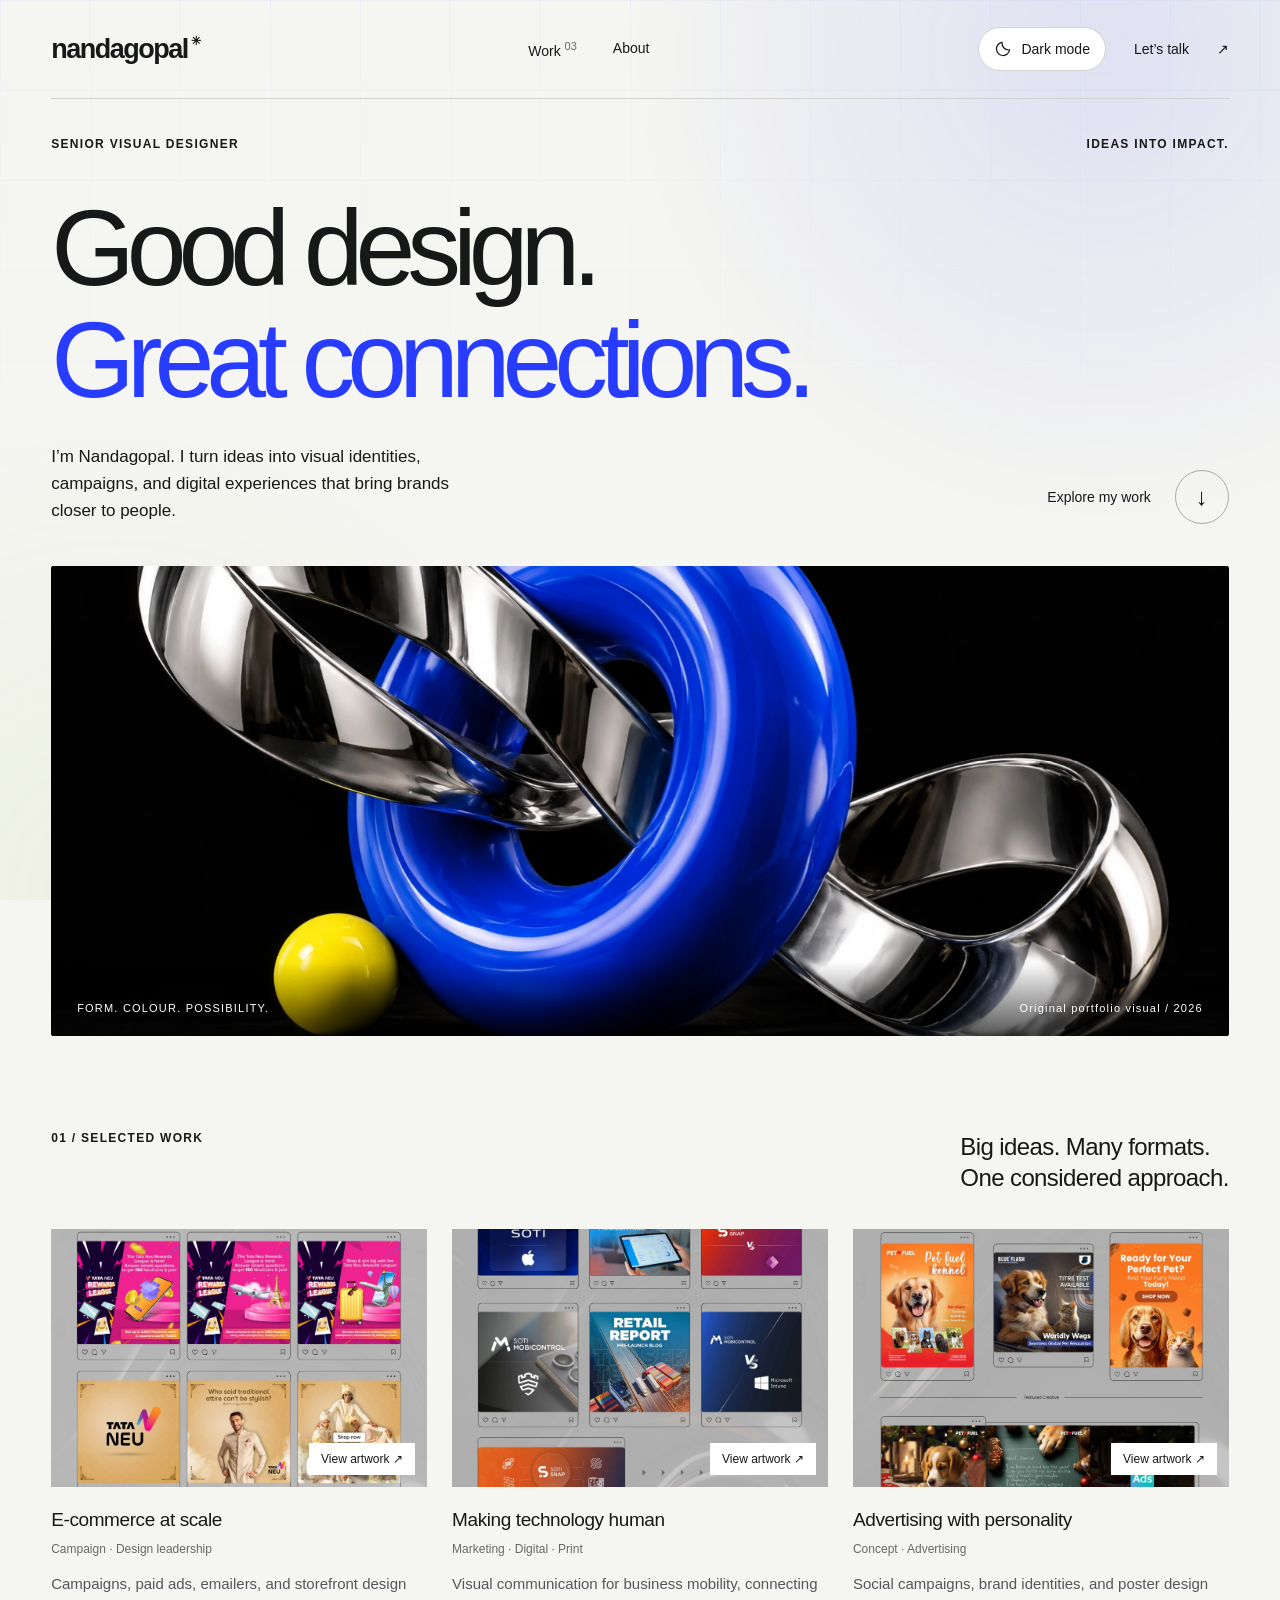
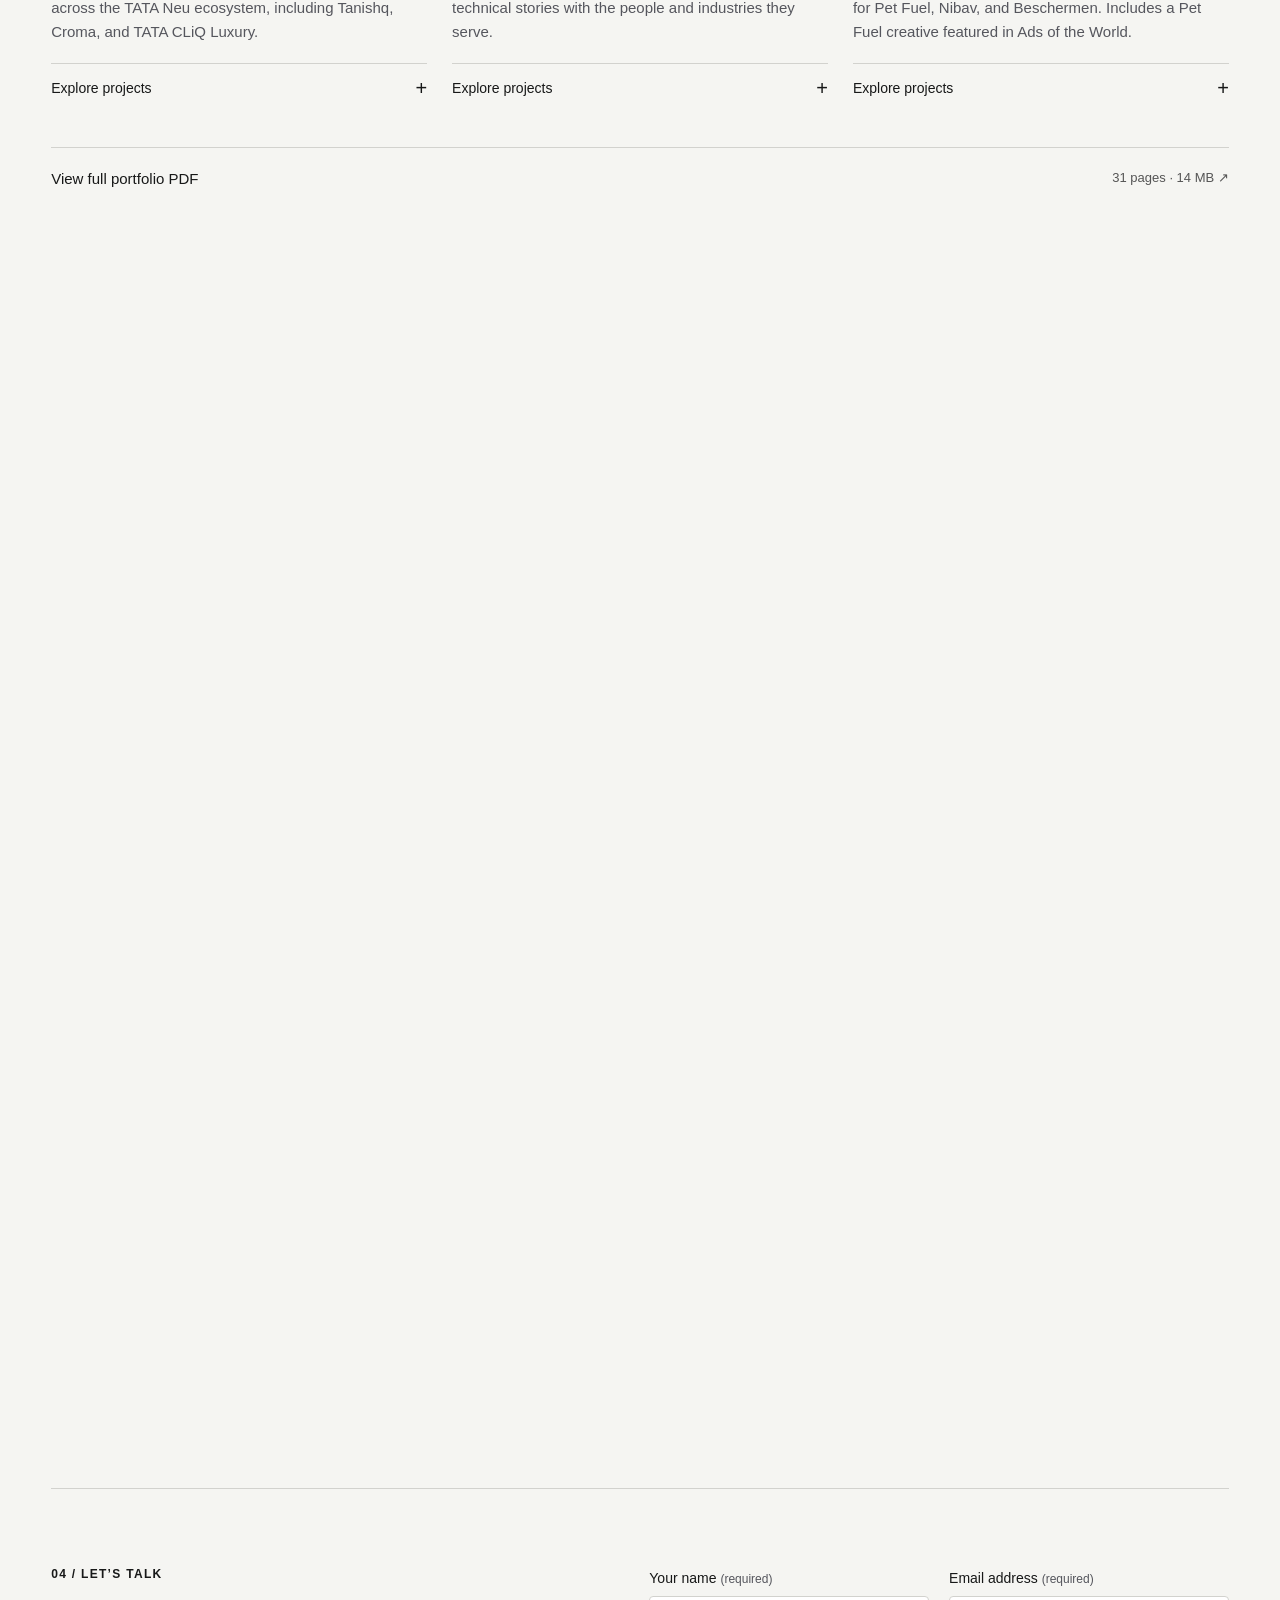
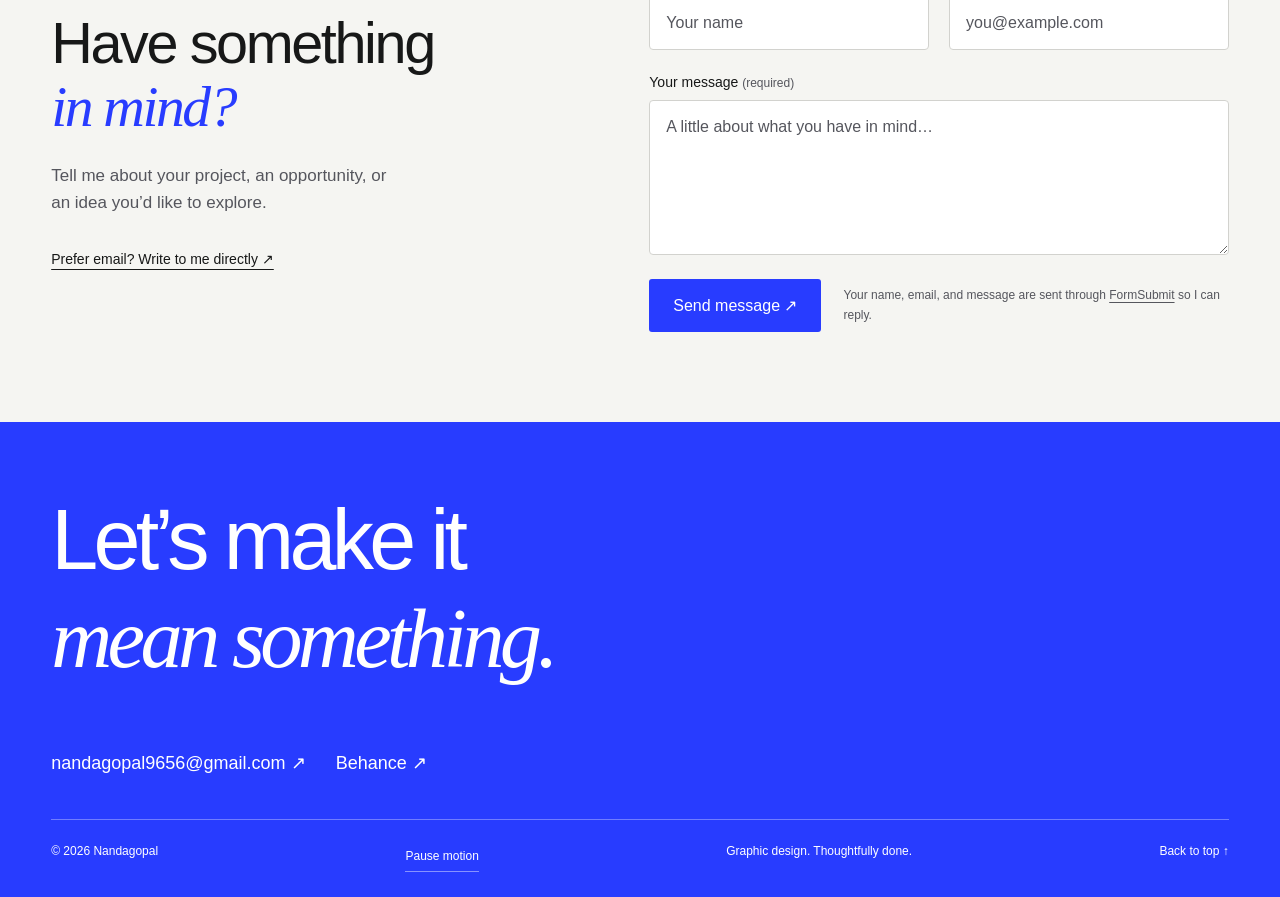
<file: index.html>
<!doctype html>
<html lang="en">
<head>
<meta charset="utf-8"><meta name="viewport" content="width=device-width,initial-scale=1">
<title>Nandagopal — Senior Visual Designer</title>
<meta name="description" content="Nandagopal is a multidisciplinary graphic designer and copywriter working across brand identities, e-commerce campaigns, advertising and digital experiences.">
<meta name="theme-color" content="#f5f5f2">
<link rel="icon" type="image/svg+xml" href="data:image/svg+xml,%3Csvg xmlns='http://www.w3.org/2000/svg' viewBox='0 0 32 32'%3E%3Crect width='32' height='32' rx='7' fill='%23283cff'/%3E%3Ctext x='6' y='24' fill='white' font-family='Arial' font-size='25' font-weight='bold'%3En%3C/text%3E%3C/svg%3E">
<script>
(function () {
  var root = document.documentElement;
  var theme = null, motion = null;
  try { theme = localStorage.getItem('nandagopal-theme'); motion = localStorage.getItem('nandagopal-motion'); } catch (_) {}
  root.dataset.theme = theme === 'dark' || theme === 'light' ? theme : (matchMedia('(prefers-color-scheme: dark)').matches ? 'dark' : 'light');
  root.dataset.motion = motion === 'paused' ? 'paused' : 'running';
  document.querySelector('meta[name="theme-color"]').content = root.dataset.theme === 'dark' ? '#101115' : '#f5f5f2';
})();
</script>
<style>
:root{--paper:#f5f5f2;--ink:#171818;--blue:#283cff;--line:#d2d2ce}*{box-sizing:border-box}html{scroll-behavior:smooth;scroll-padding-top:30px}body{margin:0;background:var(--paper);color:var(--ink);font-family:Arial,Helvetica,sans-serif;-webkit-font-smoothing:antialiased}a{color:inherit;text-decoration:none}button,a,summary{-webkit-tap-highlight-color:transparent}a:focus-visible,summary:focus-visible{outline:3px solid var(--blue);outline-offset:6px}.skip{position:absolute;left:20px;top:-80px;background:white;padding:16px;z-index:3}.skip:focus{top:10px}.nav{margin:0 4%;padding:27px 0;display:flex;align-items:center;justify-content:space-between;border-bottom:1px solid var(--line);gap:25px}.wordmark{font-size:27px;font-weight:800;letter-spacing:-1.5px}.wordmark span{font-size:12px;vertical-align:top;margin-left:3px}.nav nav{display:flex;gap:36px;font-size:14px}.nav nav span{font-size:11px;vertical-align:super;color:#686868}.nav-end{font-size:14px}.nav-end span{margin-left:24px}.hero,.work,.about,.expertise{margin:0 4%}.hero{padding-top:38px}.eyebrow{font-size:12px;letter-spacing:1.3px;font-weight:600}.hero>.eyebrow{display:flex;justify-content:space-between}h1{font-size:clamp(60px,8.4vw,140px);font-weight:500;letter-spacing:-.075em;line-height:1.04;margin:42px 0 26px}h1>span{color:var(--blue)}.hero-bottom{display:flex;justify-content:space-between;align-items:end;margin-bottom:42px}.hero-bottom p{font-size:17px;line-height:1.6;max-width:435px;margin:0}.round-link{display:flex;align-items:center;gap:24px;font-size:14px}.round-link b{width:54px;height:54px;border:1px solid #aaa;border-radius:50%;display:grid;place-items:center;font-size:24px;font-weight:400;transition:.2s}.round-link:hover b{background:var(--blue);color:white;border-color:var(--blue);transform:translateY(3px)}.hero-art{margin:0;position:relative;height:470px;overflow:hidden;background:#0b0b0c;border-radius:3px}.hero-art img{width:100%;height:100%;object-fit:cover;object-position:center 52%}.hero-art figcaption{position:absolute;bottom:0;left:0;right:0;display:flex;justify-content:space-between;color:white;font-size:11px;letter-spacing:1.2px;padding:40px 26px 22px;background:linear-gradient(transparent,#000a)}.work{padding:95px 0 75px}.section-top{display:flex;justify-content:space-between;align-items:start;margin-bottom:35px}.section-top>p{font-size:24px;line-height:1.3;letter-spacing:-.6px;margin:0}.project-grid{display:grid;grid-template-columns:repeat(3,minmax(0,1fr));gap:25px}.project-face{aspect-ratio:4/4.7;padding:28px;display:flex;flex-direction:column;justify-content:space-between}.small-cap{font-size:11px;letter-spacing:1px}.project-face h2{font-size:clamp(27px,3.05vw,52px);line-height:1.08;font-weight:500;letter-spacing:-1.8px;margin:30px 0}.project-face em{font-family:Georgia,serif;font-weight:400}.face-foot{display:flex;justify-content:space-between;align-items:end}.face-foot span:first-child{font-size:23px;font-weight:bold;letter-spacing:-.8px}.face-foot span:last-child{font-size:12px}.neu .project-face{background:#c8f05c}.soti .project-face{background:var(--blue);color:white}.pet .project-face{background:#212121;color:#efefea}.project-label{margin-top:22px}.project-label h3{font-size:19px;font-weight:500;letter-spacing:-.4px;margin:0 0 8px}.project-label>span{font-size:12px;color:#686868}.project>p{font-size:15px;line-height:1.6;color:var(--muted);min-height:76px}details{border-top:1px solid var(--line)}summary{list-style:none;cursor:pointer;font-size:14px;padding:16px 0;display:flex;justify-content:space-between}summary::-webkit-details-marker{display:none}summary span{font-size:20px;line-height:16px}details[open] summary span{transform:rotate(45deg)}.detail{padding-bottom:12px;font-size:15px;line-height:1.6}.detail h4{margin:12px 0 4px;font-size:13px}.detail p{margin:0 0 14px;color:#535353}.work-note{font-size:12px;color:var(--muted);margin:30px 0 0}.about{border-top:1px solid var(--line);padding:75px 0 90px;display:grid;grid-template-columns:1fr 1fr;gap:60px}.about h2{font-size:clamp(42px,5.2vw,80px);line-height:1.1;letter-spacing:-3px;font-weight:500;margin:35px 0}.about h2 em{font-family:Georgia,serif;color:var(--blue);font-weight:400}.about-copy{padding-top:42px}.about-copy p{font-size:16px;line-height:1.7;color:#545454}.about-copy .large{font-size:25px;line-height:1.4;color:var(--ink);letter-spacing:-.6px;margin-top:0}.stat{display:flex;gap:25px;align-items:center;border-top:1px solid var(--line);padding-top:25px;margin-top:30px}.stat strong{font-size:70px;font-weight:500;letter-spacing:-5px}.stat span{font-size:13px;line-height:1.7;color:#555}.expertise{padding:70px 0;border-top:1px solid var(--line)}.section-top h2{font-size:35px;line-height:1.2;font-weight:500;letter-spacing:-1.4px;margin:0}.skill-row{padding:25px 0;border-top:1px solid var(--line);display:grid;grid-template-columns:55px 1fr 1fr;align-items:center;gap:20px}.skill-row>span{font-size:12px;color:#777}.skill-row h3{font-size:25px;font-weight:500;letter-spacing:-.6px;margin:0}.skill-row p{font-size:14px;color:var(--muted);line-height:1.6;margin:0}.toolbox{display:flex;justify-content:space-between;border-top:1px solid var(--line);padding:28px 0 0;gap:25px}.toolbox span{font-size:11px;letter-spacing:1px}.toolbox p{font-size:14px;margin:0;line-height:1.6}footer{background:var(--brand);color:white;padding:55px 4% 25px}.footer-title{font-size:clamp(42px,6.6vw,105px);letter-spacing:-.055em;line-height:1.15;padding:15px 0 65px}.footer-title em{font-family:Georgia,serif;font-weight:400}.footer-bottom{border-top:1px solid #ffffff55;padding-top:24px;display:flex;justify-content:space-between;font-size:12px;gap:20px}@media(min-width:1700px){body{max-width:1800px;margin:auto}}@media(max-width:900px){h1{font-size:9vw}.project-grid{gap:15px}.project-face{padding:20px}.project-face h2{letter-spacing:-1px}.small-cap{font-size:10px}.hero-art{height:380px}.about{gap:35px}.skill-row{grid-template-columns:30px 1fr 1fr}}@media(max-width:640px){.nav{padding:22px 0}.wordmark{font-size:24px}.nav nav{gap:20px}.nav-end{display:none}.hero{padding-top:26px}.hero>.eyebrow span:last-child{display:none}h1{font-size:clamp(43px,10.4vw,67px);margin:34px 0 23px;letter-spacing:-.065em}.hero-bottom{display:block;margin-bottom:30px}.hero-bottom p{font-size:16px}.round-link{justify-content:space-between;margin-top:22px}.round-link b{width:43px;height:43px}.hero-art{height:310px}.hero-art figcaption{padding:30px 16px 16px;font-size:10px}.hero-art figcaption span:last-child{display:none}.work{padding:60px 0}.section-top{gap:20px}.section-top>p{font-size:18px}.eyebrow{font-size:10px;line-height:1.5}.project-grid{grid-template-columns:1fr;gap:36px}.project-face{aspect-ratio:1.15;padding:26px}.project-face h2{font-size:45px;letter-spacing:-1.6px}.small-cap{font-size:11px}.project>p{min-height:0}.about{padding:50px 0;grid-template-columns:1fr;gap:0}.about h2{font-size:52px;letter-spacing:-2px;margin-bottom:0}.about-copy{padding-top:30px}.about-copy .large{font-size:22px}.expertise{padding:45px 0}.section-top h2{font-size:25px}.skill-row{grid-template-columns:25px 1fr;gap:12px}.skill-row h3{font-size:23px}.skill-row p{grid-column:2}.toolbox{display:block}.toolbox p{margin-top:14px}.footer-title{font-size:47px;padding-bottom:40px}.footer-bottom{flex-wrap:wrap;font-size:11px}.footer-bottom>span:nth-child(2){display:none}footer{padding-top:30px}}@media(prefers-reduced-motion:reduce){html{scroll-behavior:auto}*{transition:none!important}}
.art-preview{display:block;width:100%;padding:0;border:0;position:relative;background:#ddd;cursor:zoom-in;overflow:hidden}.art-preview img{display:block;width:100%;height:auto;aspect-ratio:16/11;object-fit:cover;transition:transform .3s}.art-preview:hover img{transform:scale(1.025)}.art-preview>span{position:absolute;right:12px;bottom:12px;background:#fff;padding:9px 12px;font-size:12px}.art-gallery{display:grid;gap:15px;margin-top:25px}.art-gallery button{padding:0;text-align:left;background:none;border:1px solid var(--line);cursor:zoom-in;color:var(--ink)}.art-gallery img{width:100%;height:auto;display:block}.art-gallery span{display:block;padding:12px;font-size:13px}.portfolio-download{display:flex;justify-content:space-between;padding:22px 0;border-top:1px solid var(--line);margin-top:35px;font-size:15px}.portfolio-download span{font-size:13px;color:#555}.contact-links{display:flex;gap:30px;flex-wrap:wrap;padding-bottom:45px;font-size:18px}.contact-links a:hover{text-decoration:underline}dialog{border:0;padding:20px;width:min(1400px,95vw);max-height:94vh;background:var(--paper);color:var(--ink)}dialog::backdrop{background:#000c}dialog>img{display:block;max-width:100%;max-height:79vh;width:auto;height:auto;margin:auto;object-fit:contain}.dialog-bar{display:flex;justify-content:space-between;align-items:center;gap:20px;margin-bottom:18px}.dialog-bar h2{font-size:17px;font-weight:500;margin:0}.dialog-bar button{font:inherit;background:var(--ink);color:var(--paper);border:0;padding:10px 16px;cursor:pointer}button:focus-visible{outline:3px solid var(--blue);outline-offset:4px}@media(max-width:640px){.art-preview img{aspect-ratio:16/10}.contact-links{display:grid;gap:20px;font-size:16px}.portfolio-download{gap:20px;font-size:14px}dialog{padding:12px}.dialog-bar h2{font-size:14px}}
/* Appearance and ambient movement */
:root{color-scheme:light;--muted:#55565d;--brand:#283cff;--surface:#ffffff;--glow-blue:rgba(40,60,255,.1);--glow-lime:rgba(166,208,62,.09);--grid:rgba(40,60,255,.045)}
:root[data-theme="dark"]{color-scheme:dark;--paper:#101115;--ink:#f2f3f7;--blue:#96a3ff;--line:#353740;--muted:#b2b6c3;--brand:#202cad;--surface:#1e2029;--glow-blue:rgba(75,89,255,.2);--glow-lime:rgba(119,161,68,.08);--grid:rgba(150,163,255,.05)}
body{isolation:isolate;transition:background-color .25s,color .25s}
.ambient{position:fixed;inset:0;overflow:hidden;pointer-events:none;z-index:-1;contain:strict}
.ambient-wash{position:absolute;width:78vmax;height:78vmax;border-radius:50%;will-change:transform;animation:ambient-drift 26s ease-in-out infinite alternate}
.wash-blue{top:-35vmax;right:-25vmax;background:radial-gradient(ellipse,var(--glow-blue),transparent 67%)}
.wash-lime{bottom:-38vmax;left:-30vmax;background:radial-gradient(ellipse,var(--glow-lime),transparent 65%);animation-name:ambient-counter;animation-duration:32s}
.ambient-grid{position:absolute;inset:0;background-image:linear-gradient(var(--grid) 1px,transparent 1px),linear-gradient(90deg,var(--grid) 1px,transparent 1px);background-size:90px 90px;mask-image:linear-gradient(to bottom,#000,transparent 62%);opacity:.65}
@keyframes ambient-drift{from{transform:translate3d(0,0,0) scale(1)}to{transform:translate3d(-17vw,18vh,0) scale(1.2)}}
@keyframes ambient-counter{from{transform:translate3d(0,0,0)}to{transform:translate3d(20vw,-24vh,0) scale(1.15)}}
.nav-actions{display:flex;align-items:center;gap:28px}.appearance-button{display:inline-flex;align-items:center;justify-content:center;gap:9px;min-height:44px;padding:10px 15px;border:1px solid var(--line);border-radius:30px;color:var(--ink);background:var(--surface);font:inherit;font-size:14px;cursor:pointer;transition:border-color .2s,background-color .2s,transform .2s;white-space:nowrap}.appearance-button:hover{border-color:var(--blue);transform:translateY(-2px)}.appearance-button svg{width:18px;height:18px;flex:none}.sun-icon{display:none}[data-theme="dark"] .moon-icon{display:none}[data-theme="dark"] .sun-icon{display:block}.skip{background:var(--surface)}.art-preview>span{color:#171818}.round-link:hover b{background:var(--brand)}.art-gallery button{background:var(--surface)}.project-label h3{transition:color .2s}.project:hover .project-label h3{color:var(--blue)}.skill-row{transition:padding-left .25s,background-color .25s}.skill-row:hover{padding-left:12px;background:var(--glow-blue)}.hero-art img{animation:hero-breathe 24s ease-in-out infinite alternate;will-change:transform}.hero-art figcaption{z-index:1}@keyframes hero-breathe{from{transform:scale(1)}to{transform:scale(1.045)}}
#motion-toggle{font:inherit;color:inherit;border:0;border-bottom:1px solid #ffffff70;background:none;padding:0 0 3px;cursor:pointer;min-height:28px}#motion-toggle:focus-visible{outline-color:white}.page-hidden .ambient-wash,.page-hidden .hero-art img,[data-motion="paused"] .ambient-wash,[data-motion="paused"] .hero-art img{animation-play-state:paused}
@media(max-width:760px){.nav{flex-wrap:wrap;gap:18px}.nav-actions{gap:15px}.nav nav{gap:20px}.nav-end{display:none}.nav .wordmark{margin-right:auto}.nav nav{order:3;width:100%;padding-top:3px}.appearance-button{padding:10px 13px}.ambient-grid{background-size:65px 65px}.footer-bottom{align-items:center}.footer-bottom>span:nth-child(2){display:none}}
@media(prefers-reduced-motion:reduce){html{scroll-behavior:auto}.ambient-wash,.hero-art img{animation:none!important;will-change:auto}*,*::before,*::after{transition:none!important}.art-preview:hover img,.appearance-button:hover,.round-link:hover b{transform:none}.skill-row:hover{padding-left:0}}
.contact-section{margin:0 4%;padding:75px 0 90px;border-top:1px solid var(--line);display:grid;grid-template-columns:1fr 1.15fr;gap:8%}.contact-intro h2{font-size:clamp(42px,4.5vw,70px);line-height:1.08;letter-spacing:-2.4px;font-weight:500;margin:30px 0 24px}.contact-intro h2 em{font-family:Georgia,serif;color:var(--blue);font-weight:400}.contact-intro p{max-width:340px;font-size:17px;line-height:1.6;color:var(--muted)}.contact-intro>a{display:inline-block;font-size:14px;margin-top:18px;text-decoration:underline;text-underline-offset:5px}#contact-form{padding-top:6px;min-width:0}.contact-fields{display:grid;grid-template-columns:1fr 1fr;gap:20px}.contact-field{display:flex;flex-direction:column;gap:10px;margin-bottom:24px}.contact-field label{font-size:14px}.contact-field label span{font-size:12px;color:var(--muted)}.contact-field input,.contact-field textarea{width:100%;min-width:0;border:1px solid var(--line);border-radius:4px;background:var(--surface);color:var(--ink);font:inherit;font-size:16px;line-height:1.5;padding:14px 16px;transition:border-color .2s,box-shadow .2s}.contact-field input::placeholder,.contact-field textarea::placeholder{color:var(--muted);opacity:1}.contact-field textarea{resize:vertical;min-height:155px}.contact-field input:focus,.contact-field textarea:focus{outline:2px solid var(--blue);outline-offset:3px;border-color:var(--blue)}.contact-send{display:flex;align-items:center;gap:22px}.send-message{display:flex;align-items:center;justify-content:space-between;gap:30px;flex:none;padding:16px 23px;min-height:52px;border:1px solid transparent;border-radius:3px;background:var(--brand);color:#fff;font:inherit;font-size:16px;cursor:pointer;transition:transform .2s,box-shadow .2s}.send-message:hover{transform:translateY(-2px);box-shadow:0 5px 20px var(--glow-blue)}.send-message:disabled{cursor:wait;opacity:.7;transform:none}.contact-send p{color:var(--muted);font-size:12px;line-height:1.65;margin:0}.contact-send p a{text-decoration:underline;text-underline-offset:3px}.contact-status{font-size:16px;line-height:1.5;border-left:3px solid var(--blue);padding:14px 18px;background:var(--surface);margin-top:24px}.contact-honeypot{display:none}@media(max-width:760px){.contact-section{grid-template-columns:1fr;gap:32px;padding:50px 0}.contact-intro h2{font-size:48px}.contact-intro p{max-width:100%}.contact-intro>a{margin-top:8px}.contact-send{align-items:flex-start;flex-direction:column;gap:16px}.contact-send p{max-width:340px}}@media(max-width:420px){.contact-fields{grid-template-columns:1fr;gap:0}.send-message{width:100%}}@media(prefers-reduced-motion:reduce){.send-message:hover{transform:none}}


/* Interactive motion layered onto the original layout. */
:root{--accent:#c1c8ff}
.cursor-orbit{position:fixed;top:0;left:0;width:36px;height:36px;border:1px solid var(--blue);border-radius:50%;z-index:100;pointer-events:none;display:grid;place-items:center;opacity:0;transition:width .2s,height .2s,background .2s,opacity .2s;transform:translate(-100px,-100px)}.cursor-orbit span{display:none;font-size:12px;font-weight:700;letter-spacing:.08em}.cursor-orbit.art-hover{width:74px;height:74px;background:var(--accent);border-color:var(--accent);color:#211a2e}.cursor-orbit.art-hover span{display:block}.cursor-light{position:fixed;left:0;top:0;width:500px;height:500px;border-radius:50%;pointer-events:none;z-index:-1;background:radial-gradient(circle,var(--glow-blue),transparent 68%);opacity:0;transform:translate(-1000px,-1000px)}.reveal-ready{opacity:0;translate:0 24px;transition:opacity .65s,translate .65s}.reveal-ready.is-visible{opacity:1;translate:0 0}

.hero-art{translate:var(--image-x,0px) var(--image-y,0px)}
.art-preview{transform:perspective(1000px) rotateX(var(--tilt-x,0deg)) rotateY(var(--tilt-y,0deg));transition:transform .25s ease-out}
[data-motion="paused"] .cursor-orbit,[data-motion="paused"] .cursor-light{display:none}
[data-motion="paused"] .hero-art{translate:none}
[data-motion="paused"] .art-preview{transform:none!important}
[data-motion="paused"] .reveal-ready{opacity:1;translate:none;transition:none}
@media(pointer:coarse),(prefers-reduced-motion:reduce){.cursor-orbit,.cursor-light{display:none!important}.reveal-ready{opacity:1;translate:none}.hero-art{translate:none!important}.art-preview{transform:none!important}}
</style>
<style id="rounded-artwork-popup">
#art-dialog{border-radius:24px}
#art-dialog #art-image{border-radius:12px}
@media(max-width:640px){#art-dialog{border-radius:18px}}
</style>
<style id="artwork-close-button">
#art-dialog #close-art{display:grid;place-items:center;flex:0 0 48px;width:48px;height:48px;padding:0;border-radius:50%;font-family:Arial,Helvetica,sans-serif;font-size:36px;font-weight:400;line-height:1}
#art-dialog #close-art:hover{opacity:.8}
</style>
<style id="subtle-popup-transparency">#art-dialog{background:color-mix(in srgb,var(--paper) 90%,transparent)}#art-dialog::backdrop{-webkit-backdrop-filter:blur(6px);backdrop-filter:blur(6px)}</style>
</head>
<body>
<div class="cursor-orbit" aria-hidden="true"><span>VIEW</span></div><div class="cursor-light" aria-hidden="true"></div>
<div class="ambient" aria-hidden="true"><div class="ambient-wash wash-blue"></div><div class="ambient-wash wash-lime"></div><div class="ambient-grid"></div></div>
<a class="skip" href="#main">Skip to content</a>
<header class="nav"><a class="wordmark" href="#" aria-label="Nandagopal home">nandagopal<span>✳</span></a><nav aria-label="Main navigation"><a href="#work">Work <span>03</span></a><a href="#about">About</a></nav><div class="nav-actions"><button type="button" id="theme-toggle" class="appearance-button" aria-label="Dark mode" aria-pressed="false"><svg class="moon-icon" viewBox="0 0 24 24" fill="none" stroke="currentColor" stroke-width="1.6" aria-hidden="true"><path d="M20.8 13.2A8.8 8.8 0 0 1 10.8 3.2 8.8 8.8 0 1 0 20.8 13.2Z"/></svg><svg class="sun-icon" viewBox="0 0 24 24" fill="none" stroke="currentColor" stroke-width="1.6" aria-hidden="true"><circle cx="12" cy="12" r="4"/><path d="M12 1v3m0 16v3M1 12h3m16 0h3M4.2 4.2l2.1 2.1m11.4 11.4 2.1 2.1M4.2 19.8l2.1-2.1M17.7 6.3l2.1-2.1"/></svg><span id="theme-label">Dark mode</span></button><a class="nav-end" href="#contact">Let’s talk <span>↗</span></a></div></header>
<main id="main">
<section class="hero" aria-labelledby="hero-title"><div class="eyebrow"><span>SENIOR VISUAL DESIGNER</span><span>IDEAS INTO IMPACT.</span></div><h1 id="hero-title">Good design.<br><span>Great connections.</span></h1><div class="hero-bottom"><p>I’m Nandagopal. I turn ideas into visual identities, campaigns, and digital experiences that bring brands closer to people.</p><a class="round-link" href="#work"><span>Explore my work</span><b aria-hidden="true">↓</b></a></div><figure class="hero-art"><img src="hero.webp" alt="An expressive chrome ribbon threaded through a blue sculptural ring with a yellow sphere" width="1536" height="1024"><figcaption><span>FORM. COLOUR. POSSIBILITY.</span><span>Original portfolio visual / 2026</span></figcaption></figure></section>
<section id="work" class="work"><div class="section-top"><span class="eyebrow">01 / SELECTED WORK</span><p>Big ideas. Many formats.<br>One considered approach.</p></div><div class="project-grid">
<article class="project neu"><button class="art-preview" type="button" data-image="work-9.webp" data-title="TATA Neu paid advertising" aria-label="Enlarge TATA Neu paid advertising"><img src="work-9.webp" alt="TATA Neu paid advertising, from Nandagopal’s portfolio" width="1920" height="1080" loading="lazy"><span>View artwork ↗</span></button><div class="project-label"><h3>E-commerce at scale</h3><span>Campaign · Design leadership</span></div><p>Campaigns, paid ads, emailers, and storefront design across the TATA Neu ecosystem, including Tanishq, Croma, and TATA CLiQ Luxury.</p><details><summary>Explore projects <span aria-hidden="true">+</span></summary><div class="detail"><h4>The role</h4><p>As Design Lead for Team TATA Neu, I led design support for an emerging shopping platform, working across app and website templates and campaign assets.</p><h4>The challenge</h4><p>Translating a changing campaign identity across a large creative pipeline while keeping the visual language consistent.</p><div class="art-gallery"><button type="button" data-image="work-5.webp" data-title="Tanishq campaign and category cards" aria-label="Enlarge Tanishq campaign and category cards"><img src="work-5.webp" width="1920" height="1080" loading="lazy" alt="Tanishq campaign and category cards"><span>Tanishq campaign and category cards ↗</span></button><button type="button" data-image="work-6.webp" data-title="TATA CLiQ Luxury campaigns" aria-label="Enlarge TATA CLiQ Luxury campaigns"><img src="work-6.webp" width="1920" height="1080" loading="lazy" alt="TATA CLiQ Luxury campaigns"><span>TATA CLiQ Luxury campaigns ↗</span></button><button type="button" data-image="work-7.webp" data-title="Croma product campaigns" aria-label="Enlarge Croma product campaigns"><img src="work-7.webp" width="1920" height="1080" loading="lazy" alt="Croma product campaigns"><span>Croma product campaigns ↗</span></button><button type="button" data-image="work-8.webp" data-title="Croma sale templates" aria-label="Enlarge Croma sale templates"><img src="work-8.webp" width="1920" height="1080" loading="lazy" alt="Croma sale templates"><span>Croma sale templates ↗</span></button><button type="button" data-image="work-9.webp" data-title="TATA Neu paid advertising" aria-label="Enlarge TATA Neu paid advertising"><img src="work-9.webp" width="1920" height="1080" loading="lazy" alt="TATA Neu paid advertising"><span>TATA Neu paid advertising ↗</span></button><button type="button" data-image="work-10.webp" data-title="Healthcare paid advertising" aria-label="Enlarge Healthcare paid advertising"><img src="work-10.webp" width="1920" height="1080" loading="lazy" alt="Healthcare paid advertising"><span>Healthcare paid advertising ↗</span></button><button type="button" data-image="work-11.webp" data-title="Campaign emailers" aria-label="Enlarge Campaign emailers"><img src="work-11.webp" width="1920" height="1080" loading="lazy" alt="Campaign emailers"><span>Campaign emailers ↗</span></button><button type="button" data-image="work-12.webp" data-title="E-commerce storefronts" aria-label="Enlarge E-commerce storefronts"><img src="work-12.webp" width="1920" height="1080" loading="lazy" alt="E-commerce storefronts"><span>E-commerce storefronts ↗</span></button><button type="button" data-image="work-13.webp" data-title="Retail storefront design" aria-label="Enlarge Retail storefront design"><img src="work-13.webp" width="1920" height="1080" loading="lazy" alt="Retail storefront design"><span>Retail storefront design ↗</span></button></div></div></details></article>
<article class="project soti"><button class="art-preview" type="button" data-image="work-24.webp" data-title="SOTI blog graphics" aria-label="Enlarge SOTI blog graphics"><img src="work-24.webp" alt="SOTI blog graphics, from Nandagopal’s portfolio" width="1920" height="1080" loading="lazy"><span>View artwork ↗</span></button><div class="project-label"><h3>Making technology human</h3><span>Marketing · Digital · Print</span></div><p>Visual communication for business mobility, connecting technical stories with the people and industries they serve.</p><details><summary>Explore projects <span aria-hidden="true">+</span></summary><div class="detail"><h4>The work</h4><p>Social carousels, campaign graphics, email banners, event materials, and workplace graphics across retail, logistics, healthcare, and emergency services.</p><h4>The focus</h4><p>Making device visibility, connectivity, and operational challenges easier to understand through clear hierarchy and purposeful visuals.</p><div class="art-gallery"><button type="button" data-image="work-23.webp" data-title="SOTI corporate communications" aria-label="Enlarge SOTI corporate communications"><img src="work-23.webp" width="1920" height="1080" loading="lazy" alt="SOTI corporate communications"><span>SOTI corporate communications ↗</span></button><button type="button" data-image="work-24.webp" data-title="SOTI blog graphics" aria-label="Enlarge SOTI blog graphics"><img src="work-24.webp" width="1920" height="1080" loading="lazy" alt="SOTI blog graphics"><span>SOTI blog graphics ↗</span></button><button type="button" data-image="work-25.webp" data-title="SOTI promotional graphics" aria-label="Enlarge SOTI promotional graphics"><img src="work-25.webp" width="1920" height="1080" loading="lazy" alt="SOTI promotional graphics"><span>SOTI promotional graphics ↗</span></button><button type="button" data-image="work-26.webp" data-title="SOTI YouTube thumbnails" aria-label="Enlarge SOTI YouTube thumbnails"><img src="work-26.webp" width="1920" height="1080" loading="lazy" alt="SOTI YouTube thumbnails"><span>SOTI YouTube thumbnails ↗</span></button><button type="button" data-image="work-27.webp" data-title="SOTI print design" aria-label="Enlarge SOTI print design"><img src="work-27.webp" width="1920" height="1080" loading="lazy" alt="SOTI print design"><span>SOTI print design ↗</span></button><button type="button" data-image="work-28.webp" data-title="SOTI jersey and poster design" aria-label="Enlarge SOTI jersey and poster design"><img src="work-28.webp" width="1920" height="1080" loading="lazy" alt="SOTI jersey and poster design"><span>SOTI jersey and poster design ↗</span></button><button type="button" data-image="work-29.webp" data-title="SOTI posters and login pages" aria-label="Enlarge SOTI posters and login pages"><img src="work-29.webp" width="1920" height="1080" loading="lazy" alt="SOTI posters and login pages"><span>SOTI posters and login pages ↗</span></button><button type="button" data-image="work-30.webp" data-title="Website design" aria-label="Enlarge Website design"><img src="work-30.webp" width="1920" height="1080" loading="lazy" alt="Website design"><span>Website design ↗</span></button></div></div></details></article>
<article class="project pet"><button class="art-preview" type="button" data-image="work-15.webp" data-title="Pet Fuel social campaigns" aria-label="Enlarge Pet Fuel social campaigns"><img src="work-15.webp" alt="Pet Fuel social campaigns, from Nandagopal’s portfolio" width="1920" height="1080" loading="lazy"><span>View artwork ↗</span></button><div class="project-label"><h3>Advertising with personality</h3><span>Concept · Advertising</span></div><p>Social campaigns, brand identities, and poster design for Pet Fuel, Nibav, and Beschermen. Includes a Pet Fuel creative featured in Ads of the World.</p><details><summary>Explore projects <span aria-hidden="true">+</span></summary><div class="detail"><h4>The approach</h4><p>Bringing together concept, copy, and visual storytelling to create advertising with a distinct point of view.</p><h4>Recognition</h4><p>A Pet Fuel creative was featured in Ads of the World.</p><div class="art-gallery"><button type="button" data-image="work-15.webp" data-title="Pet Fuel social campaigns" aria-label="Enlarge Pet Fuel social campaigns"><img src="work-15.webp" width="1920" height="1080" loading="lazy" alt="Pet Fuel social campaigns"><span>Pet Fuel social campaigns ↗</span></button><button type="button" data-image="work-16.webp" data-title="Pet Fuel advertising" aria-label="Enlarge Pet Fuel advertising"><img src="work-16.webp" width="1920" height="1080" loading="lazy" alt="Pet Fuel advertising"><span>Pet Fuel advertising ↗</span></button><button type="button" data-image="work-17.webp" data-title="Nibav marketing designs" aria-label="Enlarge Nibav marketing designs"><img src="work-17.webp" width="1920" height="1080" loading="lazy" alt="Nibav marketing designs"><span>Nibav marketing designs ↗</span></button><button type="button" data-image="work-18.webp" data-title="Brand identity design" aria-label="Enlarge Brand identity design"><img src="work-18.webp" width="1920" height="1080" loading="lazy" alt="Brand identity design"><span>Brand identity design ↗</span></button><button type="button" data-image="work-19.webp" data-title="Poster designs" aria-label="Enlarge Poster designs"><img src="work-19.webp" width="1920" height="1080" loading="lazy" alt="Poster designs"><span>Poster designs ↗</span></button><button type="button" data-image="work-20.webp" data-title="Beschermen creative posters" aria-label="Enlarge Beschermen creative posters"><img src="work-20.webp" width="1920" height="1080" loading="lazy" alt="Beschermen creative posters"><span>Beschermen creative posters ↗</span></button><button type="button" data-image="work-21.webp" data-title="Beschermen advertising" aria-label="Enlarge Beschermen advertising"><img src="work-21.webp" width="1920" height="1080" loading="lazy" alt="Beschermen advertising"><span>Beschermen advertising ↗</span></button></div></div></details></article>
</div><a class="portfolio-download" href="Nandagopal-Portfolio-2026.pdf" target="_blank" rel="noopener">View full portfolio PDF <span>31 pages · 14 MB ↗</span></a></section>
<section id="about" class="about"><div class="about-intro"><span class="eyebrow">02 / A LITTLE ABOUT ME</span><h2>Curious mind.<br>Designer’s eye.<br><em>Team spirit.</em></h2></div><div class="about-copy"><p class="large">I’m a Senior Visual Designer with 8+ years of experience, and I believe the strongest work starts with a good idea.</p><p>At SOTI, I create global marketing and corporate design assets. My experience spans e-commerce, branding, advertising, illustration, packaging, print, and UI. From leading a 15+ member design team to shaping everyday brand communication, I bring a practical, collaborative approach to every brief.</p><p>I’ve worked on design support for TATA Neu, Flipkart, Myntra, and Jio, as well as creative work for SOTI, Nibav, Elite Elevators, and Pet Fuel.</p><div class="stat"><strong>15+</strong><span>Designers led<br>as Team TATA Neu Design Lead</span></div></div></section>
<section id="expertise" class="expertise"><div class="section-top"><span class="eyebrow">03 / WHAT I BRING</span><h2>From the first idea<br>to the final detail.</h2></div><div class="skill-row"><span>01</span><h3>Brand &amp; identity</h3><p>Visual identities · Brand systems · Packaging</p></div><div class="skill-row"><span>02</span><h3>Campaign &amp; content</h3><p>Advertising · E-commerce · Social media · Copywriting</p></div><div class="skill-row"><span>03</span><h3>Digital &amp; print</h3><p>UI design · Illustration · Editorial · Marketing collateral</p></div><div class="toolbox"><span>MY EVERYDAY TOOLKIT</span><p>Photoshop / Illustrator / Figma / InDesign / After Effects</p></div></section>
<section id="contact" class="contact-section" aria-labelledby="contact-title">
<div class="contact-intro"><span class="eyebrow">04 / LET’S TALK</span><h2 id="contact-title">Have something<br><em>in mind?</em></h2><p>Tell me about your project, an opportunity, or an idea you’d like to explore.</p><a href="mailto:nandagopal9656@gmail.com">Prefer email? Write to me directly ↗</a></div>
<form id="contact-form" action="https://formsubmit.co/nandagopal9656@gmail.com" method="POST" accept-charset="UTF-8">
<input type="hidden" name="_subject" value="New enquiry — Nandagopal portfolio">
<input type="hidden" name="_template" value="table">
<input type="hidden" name="_next" value="https://nandagopal9656-max.github.io/nandagopal-design/?contact=submitted#contact">
<input type="hidden" name="_url" value="https://nandagopal9656-max.github.io/nandagopal-design/#contact">
<div class="contact-honeypot" aria-hidden="true"><label for="contact-company-url">Leave this field empty</label><input id="contact-company-url" type="text" name="_honey" tabindex="-1" autocomplete="off"></div>
<div class="contact-fields"><div class="contact-field"><label for="contact-name">Your name <span>(required)</span></label><input id="contact-name" name="name" type="text" autocomplete="name" placeholder="Your name" maxlength="100" required></div><div class="contact-field"><label for="contact-email">Email address <span>(required)</span></label><input id="contact-email" name="email" type="email" autocomplete="email" placeholder="you@example.com" maxlength="254" required></div></div>
<div class="contact-field"><label for="contact-message">Your message <span>(required)</span></label><textarea id="contact-message" name="message" rows="5" placeholder="A little about what you have in mind…" minlength="10" maxlength="5000" required></textarea></div>
<div class="contact-send"><button class="send-message" type="submit">Send message <span aria-hidden="true">↗</span></button><p>Your name, email, and message are sent through <a href="https://formsubmit.co/" target="_blank" rel="noopener">FormSubmit</a> so I can reply.</p></div>
<p id="contact-status" class="contact-status" role="status" tabindex="-1" hidden>Thank you. Your message has been submitted.</p>
</form></section>
</main><footer><div class="footer-title">Let’s make it<br><em>mean something.</em></div><div class="contact-links"><a href="mailto:nandagopal9656@gmail.com">nandagopal9656@gmail.com ↗</a><a href="https://www.behance.net/nandagopal96" target="_blank" rel="noopener">Behance ↗</a></div><div class="footer-bottom"><span>© 2026 Nandagopal</span><button type="button" id="motion-toggle" aria-label="Pause background motion" aria-pressed="false">Pause motion</button><span>Graphic design. Thoughtfully done.</span><a href="#">Back to top ↑</a></div></footer>
<dialog id="art-dialog" aria-labelledby="art-title"><div class="dialog-bar"><h2 id="art-title"></h2><button type="button" id="close-art" aria-label="Close artwork"><span aria-hidden="true">×</span></button></div><img id="art-image" alt=""></dialog><script>
'use strict';
document.querySelectorAll('details').forEach(detail => {
  detail.addEventListener('toggle', () => {
    if (detail.open) document.querySelectorAll('details').forEach(other => { if (other !== detail) other.open = false; });
  });
});
const dialog = document.getElementById('art-dialog');
const artImage = document.getElementById('art-image');
const artTitle = document.getElementById('art-title');
document.querySelectorAll('[data-image]').forEach(button => {
  button.addEventListener('click', () => {
    artImage.src = button.dataset.image;
    artImage.alt = button.dataset.title;
    artTitle.textContent = button.dataset.title;
    dialog.showModal();
  });
});
document.getElementById('close-art').addEventListener('click', () => dialog.close());
dialog.addEventListener('click', event => { if (event.target === dialog) { const bounds = dialog.getBoundingClientRect(); if(event.clientX < bounds.left || event.clientX > bounds.right || event.clientY < bounds.top || event.clientY > bounds.bottom) dialog.close(); } });

// Device-local appearance preferences, with system settings as the default.
const root = document.documentElement;
const themeToggle = document.getElementById('theme-toggle');
const themeLabel = document.getElementById('theme-label');
const motionToggle = document.getElementById('motion-toggle');
const systemTheme = matchMedia('(prefers-color-scheme: dark)');
const reducedMotion = matchMedia('(prefers-reduced-motion: reduce)');
let chosenTheme = null;
try { chosenTheme = localStorage.getItem('nandagopal-theme'); } catch (_) {}
function updateTheme(theme) {
  root.dataset.theme = theme;
  const dark = theme === 'dark';
  themeToggle.setAttribute('aria-pressed', String(dark));
  themeLabel.textContent = dark ? 'Light mode' : 'Dark mode';
  themeToggle.title = dark ? 'Switch to light mode' : 'Switch to dark mode';
  document.querySelector('meta[name="theme-color"]').content = dark ? '#101115' : '#f5f5f2';
}
themeToggle.addEventListener('click', () => {
  chosenTheme = root.dataset.theme === 'dark' ? 'light' : 'dark';
  updateTheme(chosenTheme);
  try { localStorage.setItem('nandagopal-theme', chosenTheme); } catch (_) {}
});
systemTheme.addEventListener('change', event => {
  if (chosenTheme !== 'dark' && chosenTheme !== 'light') updateTheme(event.matches ? 'dark' : 'light');
});
function updateMotionControl() {
  const reduced = reducedMotion.matches;
  const paused = root.dataset.motion === 'paused';
  motionToggle.disabled = reduced;
  motionToggle.textContent = reduced ? 'Reduced motion' : paused ? 'Resume motion' : 'Pause motion';
  motionToggle.setAttribute('aria-pressed', String(reduced || paused));
  motionToggle.setAttribute('aria-label', reduced ? 'Motion disabled by your device preference' : 'Pause background motion');
}
motionToggle.addEventListener('click', () => {
  root.dataset.motion = root.dataset.motion === 'paused' ? 'running' : 'paused';
  try { localStorage.setItem('nandagopal-motion', root.dataset.motion); } catch (_) {}
  updateMotionControl();
});
reducedMotion.addEventListener('change', updateMotionControl);
document.addEventListener('visibilitychange', () => root.classList.toggle('page-hidden', document.hidden));
updateTheme(root.dataset.theme);
updateMotionControl();

</script><script>
'use strict';
const contactForm = document.getElementById('contact-form');
const contactButton = contactForm.querySelector('button[type="submit"]');
const nextDestination = new URL(window.location.href);
nextDestination.search = '?contact=submitted';
nextDestination.hash = 'contact';
contactForm.elements.namedItem('_next').value = nextDestination.href;
contactForm.elements.namedItem('_url').value = window.location.origin + window.location.pathname + '#contact';
contactForm.addEventListener('submit', (event) => {
  if (!contactForm.checkValidity()) { event.preventDefault(); contactForm.reportValidity(); return; }
  contactButton.disabled = true;
  contactButton.textContent = 'Sending…';
});
window.addEventListener('pageshow', () => {
  contactButton.disabled = false;
  contactButton.textContent = 'Send message ↗';
});
if (new URLSearchParams(window.location.search).get('contact') === 'submitted') {
  const status = document.getElementById('contact-status');
  status.hidden = false;
  status.focus({ preventScroll: true });
  const cleanUrl = new URL(window.location.href);
  cleanUrl.searchParams.delete('contact');
  history.replaceState(null, '', cleanUrl.pathname + cleanUrl.search + '#contact');
}

</script>
<script>
(()=>{
const html=document.documentElement;
themeToggle.setAttribute('aria-label',html.dataset.theme==='dark'?'Switch to light mode':'Switch to dark mode');
themeToggle.addEventListener('click',()=>themeToggle.setAttribute('aria-label',html.dataset.theme==='dark'?'Switch to light mode':'Switch to dark mode'));
const reduce=matchMedia('(prefers-reduced-motion: reduce)'), fine=matchMedia('(pointer:fine)');
const orbit=document.querySelector('.cursor-orbit'),light=document.querySelector('.cursor-light'),hero=document.querySelector('.hero-art');
let frame=0,x=0,y=0,inside=false;
const canMove=()=>fine.matches&&!reduce.matches&&html.dataset.motion!=='paused'&&!document.hidden;
function clear(){orbit.style.opacity='0';light.style.opacity='0';hero.style.removeProperty('--image-x');hero.style.removeProperty('--image-y');document.querySelectorAll('.art-preview').forEach(c=>{c.style.removeProperty('--tilt-x');c.style.removeProperty('--tilt-y');});}
document.addEventListener('pointermove',e=>{if(!canMove()){clear();return;}x=e.clientX;y=e.clientY;inside=true;orbit.classList.toggle('art-hover',!!e.target.closest('.art-preview'));if(frame)return;frame=requestAnimationFrame(()=>{frame=0;if(!canMove()||!inside)return;orbit.style.opacity='1';light.style.opacity='1';orbit.style.transform=`translate(${x-orbit.offsetWidth/2}px,${y-orbit.offsetHeight/2}px)`;light.style.transform=`translate(${x-250}px,${y-250}px)`;const b=hero.getBoundingClientRect();if(y>b.top&&y<b.bottom){hero.style.setProperty('--image-x',`${(x/innerWidth-.5)*14}px`);hero.style.setProperty('--image-y',`${(y/innerHeight-.5)*12}px`);}});},{passive:true});
document.documentElement.addEventListener('pointerleave',()=>{inside=false;clear();});
document.querySelectorAll('.art-preview').forEach(card=>{card.addEventListener('pointermove',e=>{if(!canMove())return;const b=card.getBoundingClientRect();card.style.setProperty('--tilt-x',`${-(e.clientY-b.top-b.height/2)/b.height*4}deg`);card.style.setProperty('--tilt-y',`${(e.clientX-b.left-b.width/2)/b.width*4}deg`);},{passive:true});card.addEventListener('pointerleave',()=>{card.style.removeProperty('--tilt-x');card.style.removeProperty('--tilt-y');});});
motionToggle.addEventListener('click',clear);reduce.addEventListener('change',clear);document.addEventListener('visibilitychange',clear);
if(!reduce.matches&&'IntersectionObserver' in window){const observer=new IntersectionObserver(entries=>entries.forEach(entry=>{if(entry.isIntersecting){entry.target.classList.add('is-visible');observer.unobserve(entry.target);}}),{threshold:.08});document.querySelectorAll('.project,.about,.expertise,.contact-section').forEach(el=>{el.classList.add('reveal-ready');observer.observe(el);});}
})();

</script>
</body></html>
</file>
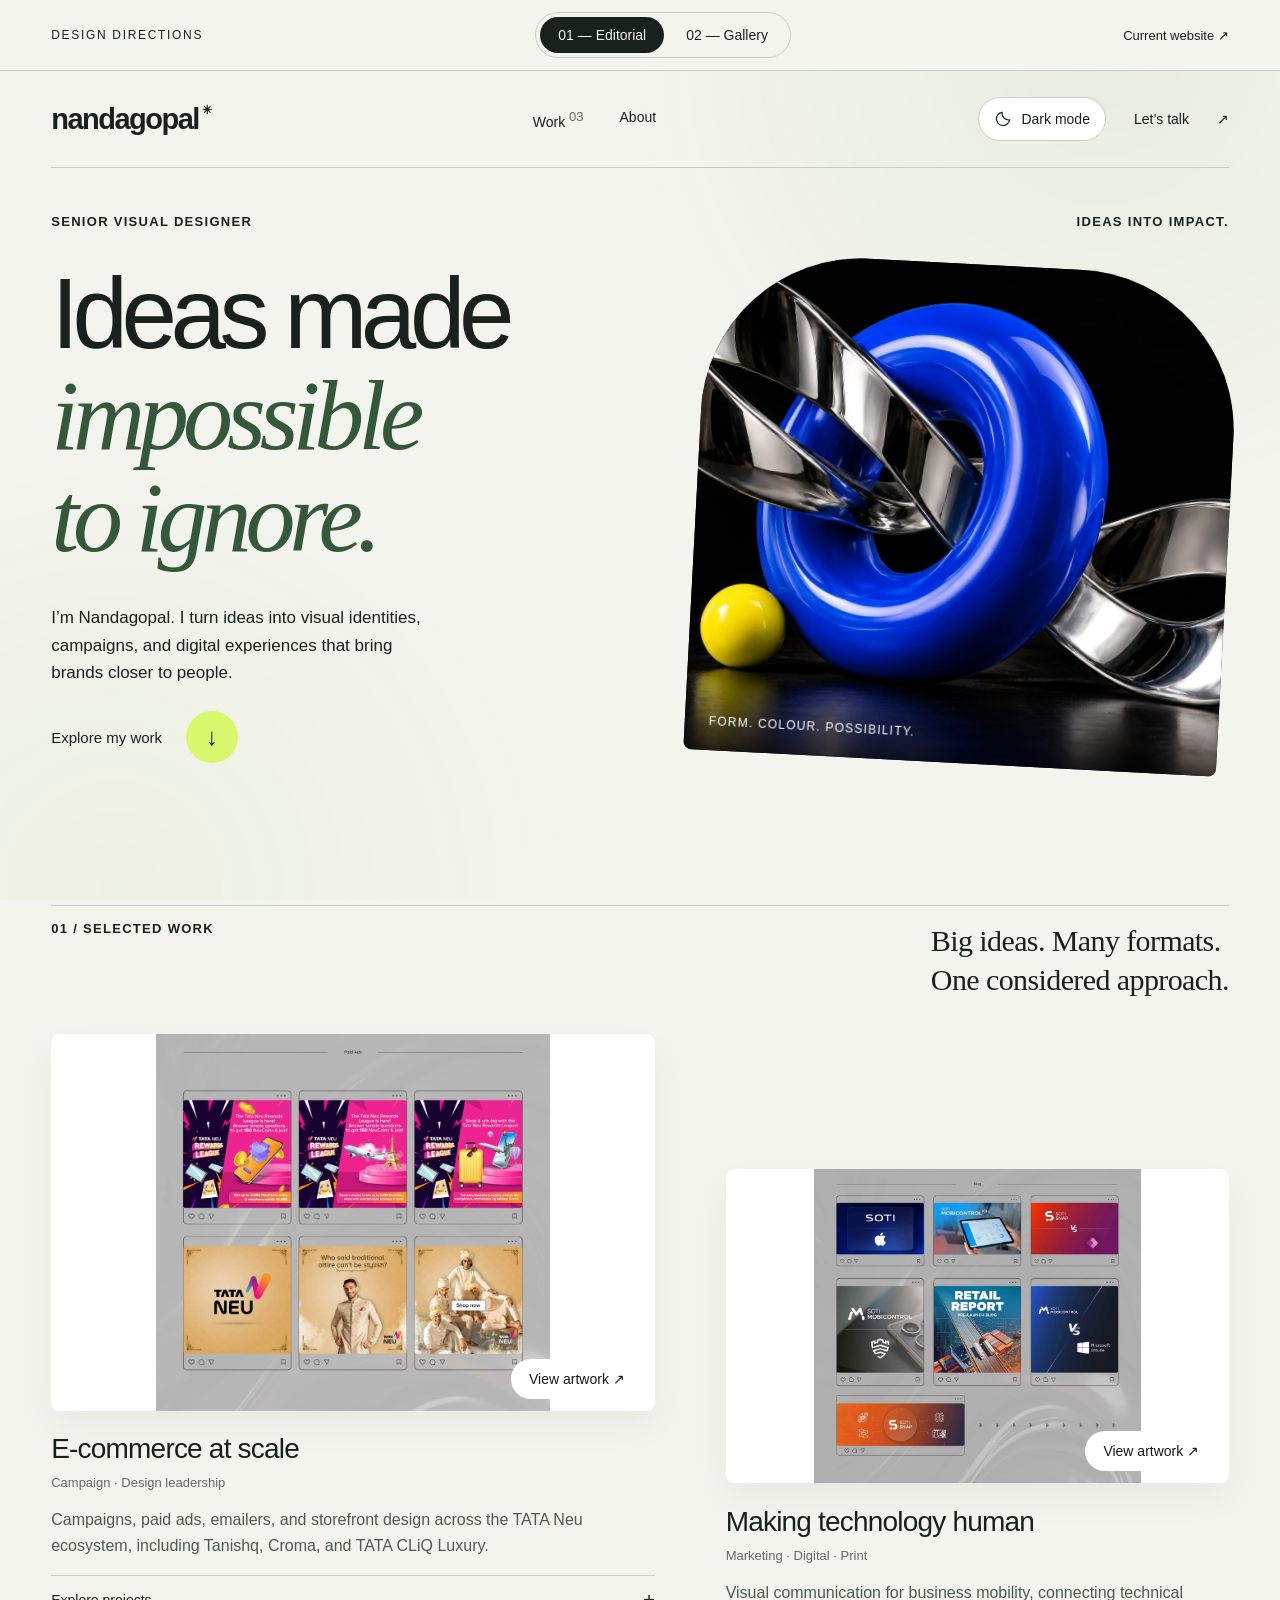
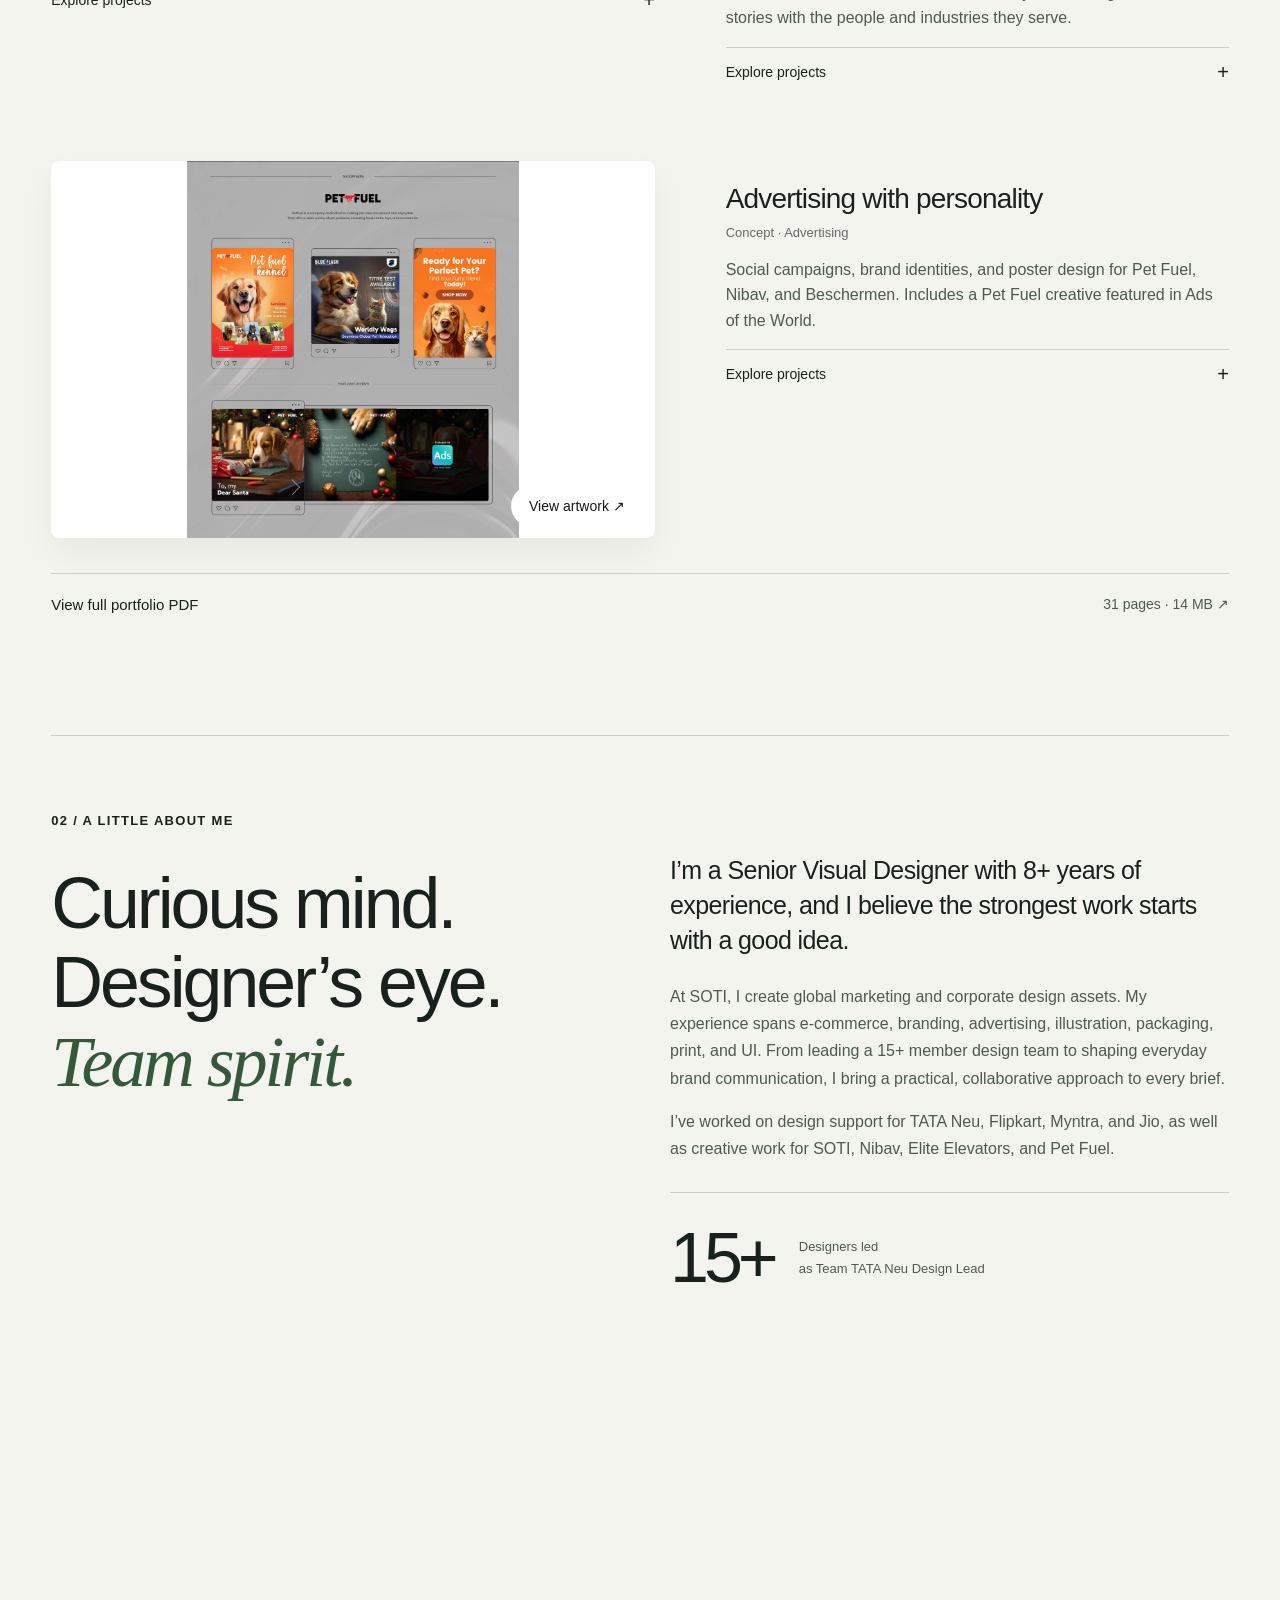
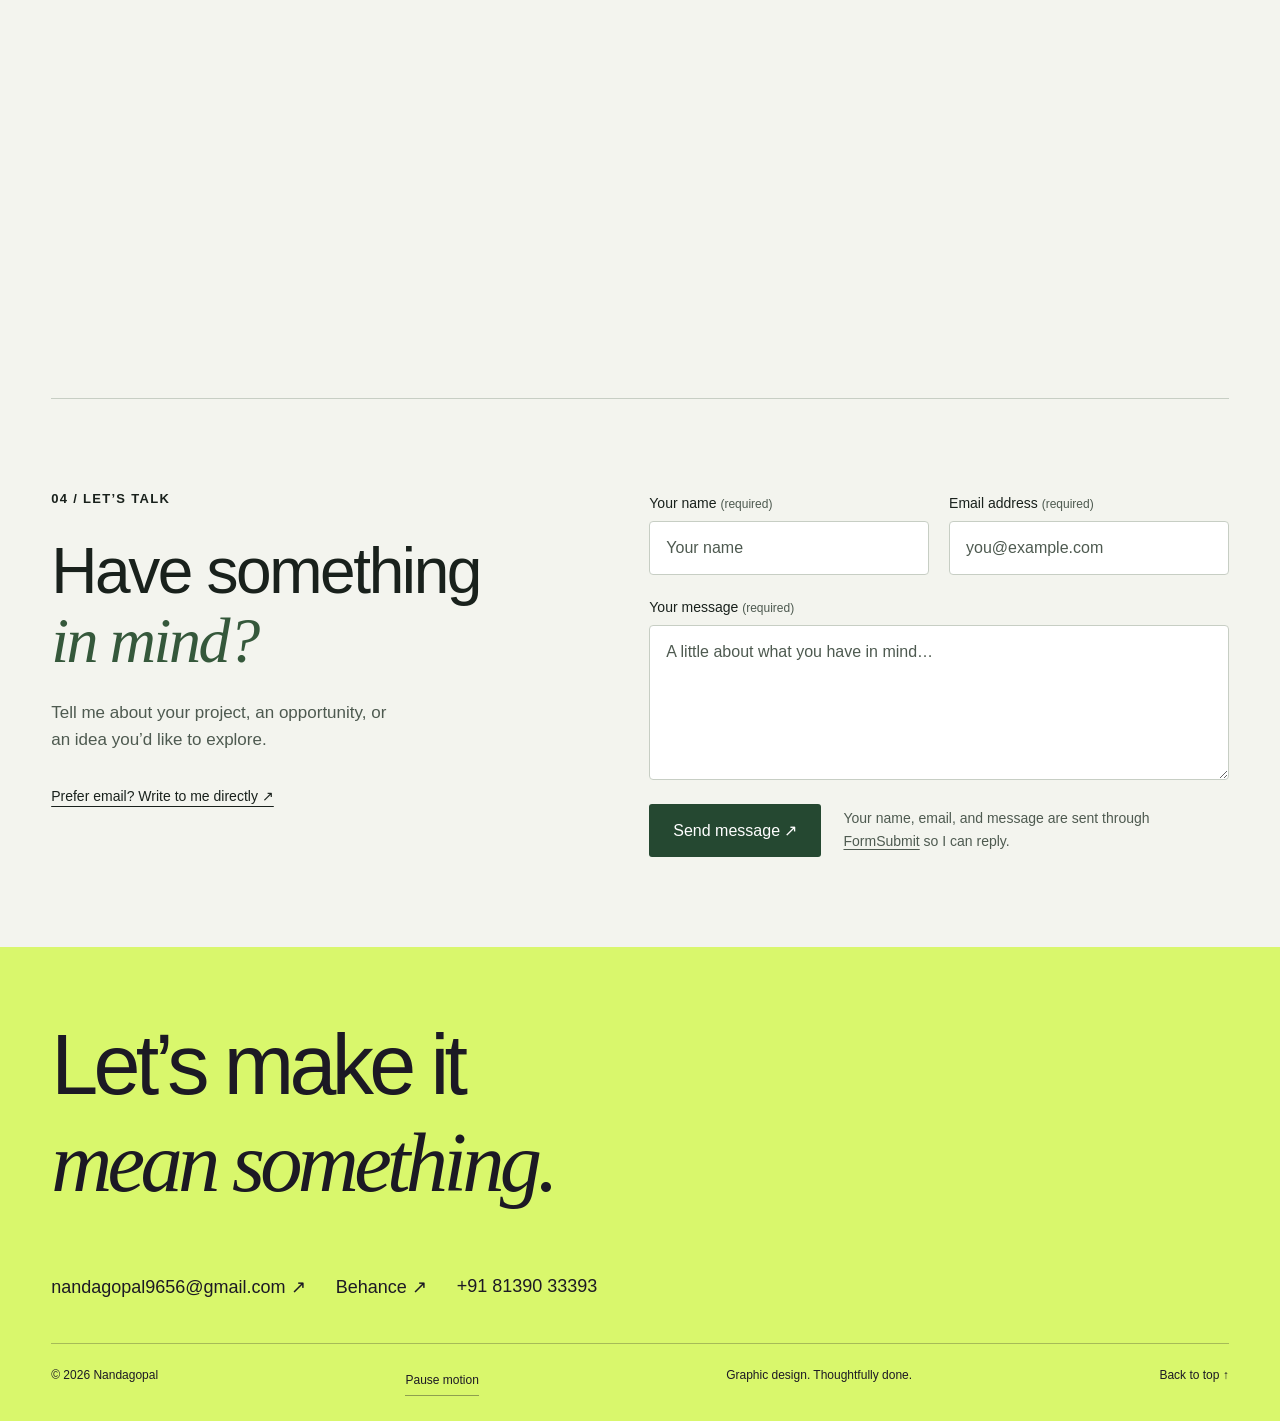
<file: designs.html>
<!doctype html>
<html lang="en" data-layout="editorial">
<head>
<meta charset="utf-8"><meta name="viewport" content="width=device-width,initial-scale=1">
<title>Nandagopal — Interactive portfolio concepts</title>
<meta name="description" content="Nandagopal is a multidisciplinary graphic designer and copywriter working across brand identities, e-commerce campaigns, advertising and digital experiences.">
<meta name="theme-color" content="#f5f5f2">
<link rel="icon" type="image/svg+xml" href="data:image/svg+xml,%3Csvg xmlns='http://www.w3.org/2000/svg' viewBox='0 0 32 32'%3E%3Crect width='32' height='32' rx='7' fill='%23283cff'/%3E%3Ctext x='6' y='24' fill='white' font-family='Arial' font-size='25' font-weight='bold'%3En%3C/text%3E%3C/svg%3E">
<script>
(function () {
  var root = document.documentElement;
  var theme = null, motion = null;
  try { theme = localStorage.getItem('nandagopal-theme'); motion = localStorage.getItem('nandagopal-motion'); } catch (_) {}
  root.dataset.theme = theme === 'dark' || theme === 'light' ? theme : (matchMedia('(prefers-color-scheme: dark)').matches ? 'dark' : 'light');
  root.dataset.motion = motion === 'paused' ? 'paused' : 'running';
  document.querySelector('meta[name="theme-color"]').content = root.dataset.theme === 'dark' ? '#101115' : '#f5f5f2';
})();
</script>
<style>
:root{--paper:#f5f5f2;--ink:#171818;--blue:#283cff;--line:#d2d2ce}*{box-sizing:border-box}html{scroll-behavior:smooth;scroll-padding-top:30px}body{margin:0;background:var(--paper);color:var(--ink);font-family:Arial,Helvetica,sans-serif;-webkit-font-smoothing:antialiased}a{color:inherit;text-decoration:none}button,a,summary{-webkit-tap-highlight-color:transparent}a:focus-visible,summary:focus-visible{outline:3px solid var(--blue);outline-offset:6px}.skip{position:absolute;left:20px;top:-80px;background:white;padding:16px;z-index:3}.skip:focus{top:10px}.nav{margin:0 4%;padding:27px 0;display:flex;align-items:center;justify-content:space-between;border-bottom:1px solid var(--line);gap:25px}.wordmark{font-size:27px;font-weight:800;letter-spacing:-1.5px}.wordmark span{font-size:12px;vertical-align:top;margin-left:3px}.nav nav{display:flex;gap:36px;font-size:14px}.nav nav span{font-size:11px;vertical-align:super;color:#686868}.nav-end{font-size:14px}.nav-end span{margin-left:24px}.hero,.work,.about,.expertise{margin:0 4%}.hero{padding-top:38px}.eyebrow{font-size:12px;letter-spacing:1.3px;font-weight:600}.hero>.eyebrow{display:flex;justify-content:space-between}h1{font-size:clamp(60px,8.4vw,140px);font-weight:500;letter-spacing:-.075em;line-height:1.04;margin:42px 0 26px}h1>span{color:var(--blue)}.hero-bottom{display:flex;justify-content:space-between;align-items:end;margin-bottom:42px}.hero-bottom p{font-size:17px;line-height:1.6;max-width:435px;margin:0}.round-link{display:flex;align-items:center;gap:24px;font-size:14px}.round-link b{width:54px;height:54px;border:1px solid #aaa;border-radius:50%;display:grid;place-items:center;font-size:24px;font-weight:400;transition:.2s}.round-link:hover b{background:var(--blue);color:white;border-color:var(--blue);transform:translateY(3px)}.hero-art{margin:0;position:relative;height:470px;overflow:hidden;background:#0b0b0c;border-radius:3px}.hero-art img{width:100%;height:100%;object-fit:cover;object-position:center 52%}.hero-art figcaption{position:absolute;bottom:0;left:0;right:0;display:flex;justify-content:space-between;color:white;font-size:11px;letter-spacing:1.2px;padding:40px 26px 22px;background:linear-gradient(transparent,#000a)}.work{padding:95px 0 75px}.section-top{display:flex;justify-content:space-between;align-items:start;margin-bottom:35px}.section-top>p{font-size:24px;line-height:1.3;letter-spacing:-.6px;margin:0}.project-grid{display:grid;grid-template-columns:repeat(3,minmax(0,1fr));gap:25px}.project-face{aspect-ratio:4/4.7;padding:28px;display:flex;flex-direction:column;justify-content:space-between}.small-cap{font-size:11px;letter-spacing:1px}.project-face h2{font-size:clamp(27px,3.05vw,52px);line-height:1.08;font-weight:500;letter-spacing:-1.8px;margin:30px 0}.project-face em{font-family:Georgia,serif;font-weight:400}.face-foot{display:flex;justify-content:space-between;align-items:end}.face-foot span:first-child{font-size:23px;font-weight:bold;letter-spacing:-.8px}.face-foot span:last-child{font-size:12px}.neu .project-face{background:#c8f05c}.soti .project-face{background:var(--blue);color:white}.pet .project-face{background:#212121;color:#efefea}.project-label{margin-top:22px}.project-label h3{font-size:19px;font-weight:500;letter-spacing:-.4px;margin:0 0 8px}.project-label>span{font-size:12px;color:#686868}.project>p{font-size:15px;line-height:1.6;color:var(--muted);min-height:76px}details{border-top:1px solid var(--line)}summary{list-style:none;cursor:pointer;font-size:14px;padding:16px 0;display:flex;justify-content:space-between}summary::-webkit-details-marker{display:none}summary span{font-size:20px;line-height:16px}details[open] summary span{transform:rotate(45deg)}.detail{padding-bottom:12px;font-size:15px;line-height:1.6}.detail h4{margin:12px 0 4px;font-size:13px}.detail p{margin:0 0 14px;color:#535353}.work-note{font-size:12px;color:var(--muted);margin:30px 0 0}.about{border-top:1px solid var(--line);padding:75px 0 90px;display:grid;grid-template-columns:1fr 1fr;gap:60px}.about h2{font-size:clamp(42px,5.2vw,80px);line-height:1.1;letter-spacing:-3px;font-weight:500;margin:35px 0}.about h2 em{font-family:Georgia,serif;color:var(--blue);font-weight:400}.about-copy{padding-top:42px}.about-copy p{font-size:16px;line-height:1.7;color:#545454}.about-copy .large{font-size:25px;line-height:1.4;color:var(--ink);letter-spacing:-.6px;margin-top:0}.stat{display:flex;gap:25px;align-items:center;border-top:1px solid var(--line);padding-top:25px;margin-top:30px}.stat strong{font-size:70px;font-weight:500;letter-spacing:-5px}.stat span{font-size:13px;line-height:1.7;color:#555}.expertise{padding:70px 0;border-top:1px solid var(--line)}.section-top h2{font-size:35px;line-height:1.2;font-weight:500;letter-spacing:-1.4px;margin:0}.skill-row{padding:25px 0;border-top:1px solid var(--line);display:grid;grid-template-columns:55px 1fr 1fr;align-items:center;gap:20px}.skill-row>span{font-size:12px;color:#777}.skill-row h3{font-size:25px;font-weight:500;letter-spacing:-.6px;margin:0}.skill-row p{font-size:14px;color:var(--muted);line-height:1.6;margin:0}.toolbox{display:flex;justify-content:space-between;border-top:1px solid var(--line);padding:28px 0 0;gap:25px}.toolbox span{font-size:11px;letter-spacing:1px}.toolbox p{font-size:14px;margin:0;line-height:1.6}footer{background:var(--brand);color:white;padding:55px 4% 25px}.footer-title{font-size:clamp(42px,6.6vw,105px);letter-spacing:-.055em;line-height:1.15;padding:15px 0 65px}.footer-title em{font-family:Georgia,serif;font-weight:400}.footer-bottom{border-top:1px solid #ffffff55;padding-top:24px;display:flex;justify-content:space-between;font-size:12px;gap:20px}@media(min-width:1700px){body{max-width:1800px;margin:auto}}@media(max-width:900px){h1{font-size:9vw}.project-grid{gap:15px}.project-face{padding:20px}.project-face h2{letter-spacing:-1px}.small-cap{font-size:10px}.hero-art{height:380px}.about{gap:35px}.skill-row{grid-template-columns:30px 1fr 1fr}}@media(max-width:640px){.nav{padding:22px 0}.wordmark{font-size:24px}.nav nav{gap:20px}.nav-end{display:none}.hero{padding-top:26px}.hero>.eyebrow span:last-child{display:none}h1{font-size:clamp(43px,10.4vw,67px);margin:34px 0 23px;letter-spacing:-.065em}.hero-bottom{display:block;margin-bottom:30px}.hero-bottom p{font-size:16px}.round-link{justify-content:space-between;margin-top:22px}.round-link b{width:43px;height:43px}.hero-art{height:310px}.hero-art figcaption{padding:30px 16px 16px;font-size:10px}.hero-art figcaption span:last-child{display:none}.work{padding:60px 0}.section-top{gap:20px}.section-top>p{font-size:18px}.eyebrow{font-size:10px;line-height:1.5}.project-grid{grid-template-columns:1fr;gap:36px}.project-face{aspect-ratio:1.15;padding:26px}.project-face h2{font-size:45px;letter-spacing:-1.6px}.small-cap{font-size:11px}.project>p{min-height:0}.about{padding:50px 0;grid-template-columns:1fr;gap:0}.about h2{font-size:52px;letter-spacing:-2px;margin-bottom:0}.about-copy{padding-top:30px}.about-copy .large{font-size:22px}.expertise{padding:45px 0}.section-top h2{font-size:25px}.skill-row{grid-template-columns:25px 1fr;gap:12px}.skill-row h3{font-size:23px}.skill-row p{grid-column:2}.toolbox{display:block}.toolbox p{margin-top:14px}.footer-title{font-size:47px;padding-bottom:40px}.footer-bottom{flex-wrap:wrap;font-size:11px}.footer-bottom>span:nth-child(2){display:none}footer{padding-top:30px}}@media(prefers-reduced-motion:reduce){html{scroll-behavior:auto}*{transition:none!important}}
.art-preview{display:block;width:100%;padding:0;border:0;position:relative;background:#ddd;cursor:zoom-in;overflow:hidden}.art-preview img{display:block;width:100%;height:auto;aspect-ratio:16/11;object-fit:cover;transition:transform .3s}.art-preview:hover img{transform:scale(1.025)}.art-preview>span{position:absolute;right:12px;bottom:12px;background:#fff;padding:9px 12px;font-size:12px}.art-gallery{display:grid;gap:15px;margin-top:25px}.art-gallery button{padding:0;text-align:left;background:none;border:1px solid var(--line);cursor:zoom-in;color:var(--ink)}.art-gallery img{width:100%;height:auto;display:block}.art-gallery span{display:block;padding:12px;font-size:13px}.portfolio-download{display:flex;justify-content:space-between;padding:22px 0;border-top:1px solid var(--line);margin-top:35px;font-size:15px}.portfolio-download span{font-size:13px;color:#555}.contact-links{display:flex;gap:30px;flex-wrap:wrap;padding-bottom:45px;font-size:18px}.contact-links a:hover{text-decoration:underline}dialog{border:0;padding:20px;width:min(1400px,95vw);max-height:94vh;background:var(--paper);color:var(--ink)}dialog::backdrop{background:#000c}dialog>img{display:block;max-width:100%;max-height:79vh;width:auto;height:auto;margin:auto;object-fit:contain}.dialog-bar{display:flex;justify-content:space-between;align-items:center;gap:20px;margin-bottom:18px}.dialog-bar h2{font-size:17px;font-weight:500;margin:0}.dialog-bar button{font:inherit;background:var(--ink);color:var(--paper);border:0;padding:10px 16px;cursor:pointer}button:focus-visible{outline:3px solid var(--blue);outline-offset:4px}@media(max-width:640px){.art-preview img{aspect-ratio:16/10}.contact-links{display:grid;gap:20px;font-size:16px}.portfolio-download{gap:20px;font-size:14px}dialog{padding:12px}.dialog-bar h2{font-size:14px}}
/* Appearance and ambient movement */
:root{color-scheme:light;--muted:#55565d;--brand:#283cff;--surface:#ffffff;--glow-blue:rgba(40,60,255,.1);--glow-lime:rgba(166,208,62,.09);--grid:rgba(40,60,255,.045)}
:root[data-theme="dark"]{color-scheme:dark;--paper:#101115;--ink:#f2f3f7;--blue:#96a3ff;--line:#353740;--muted:#b2b6c3;--brand:#202cad;--surface:#1e2029;--glow-blue:rgba(75,89,255,.2);--glow-lime:rgba(119,161,68,.08);--grid:rgba(150,163,255,.05)}
body{isolation:isolate;transition:background-color .25s,color .25s}
.ambient{position:fixed;inset:0;overflow:hidden;pointer-events:none;z-index:-1;contain:strict}
.ambient-wash{position:absolute;width:78vmax;height:78vmax;border-radius:50%;will-change:transform;animation:ambient-drift 26s ease-in-out infinite alternate}
.wash-blue{top:-35vmax;right:-25vmax;background:radial-gradient(ellipse,var(--glow-blue),transparent 67%)}
.wash-lime{bottom:-38vmax;left:-30vmax;background:radial-gradient(ellipse,var(--glow-lime),transparent 65%);animation-name:ambient-counter;animation-duration:32s}
.ambient-grid{position:absolute;inset:0;background-image:linear-gradient(var(--grid) 1px,transparent 1px),linear-gradient(90deg,var(--grid) 1px,transparent 1px);background-size:90px 90px;mask-image:linear-gradient(to bottom,#000,transparent 62%);opacity:.65}
@keyframes ambient-drift{from{transform:translate3d(0,0,0) scale(1)}to{transform:translate3d(-17vw,18vh,0) scale(1.2)}}
@keyframes ambient-counter{from{transform:translate3d(0,0,0)}to{transform:translate3d(20vw,-24vh,0) scale(1.15)}}
.nav-actions{display:flex;align-items:center;gap:28px}.appearance-button{display:inline-flex;align-items:center;justify-content:center;gap:9px;min-height:44px;padding:10px 15px;border:1px solid var(--line);border-radius:30px;color:var(--ink);background:var(--surface);font:inherit;font-size:14px;cursor:pointer;transition:border-color .2s,background-color .2s,transform .2s;white-space:nowrap}.appearance-button:hover{border-color:var(--blue);transform:translateY(-2px)}.appearance-button svg{width:18px;height:18px;flex:none}.sun-icon{display:none}[data-theme="dark"] .moon-icon{display:none}[data-theme="dark"] .sun-icon{display:block}.skip{background:var(--surface)}.art-preview>span{color:#171818}.round-link:hover b{background:var(--brand)}.art-gallery button{background:var(--surface)}.project-label h3{transition:color .2s}.project:hover .project-label h3{color:var(--blue)}.skill-row{transition:padding-left .25s,background-color .25s}.skill-row:hover{padding-left:12px;background:var(--glow-blue)}.hero-art img{animation:hero-breathe 24s ease-in-out infinite alternate;will-change:transform}.hero-art figcaption{z-index:1}@keyframes hero-breathe{from{transform:scale(1)}to{transform:scale(1.045)}}
#motion-toggle{font:inherit;color:inherit;border:0;border-bottom:1px solid #ffffff70;background:none;padding:0 0 3px;cursor:pointer;min-height:28px}#motion-toggle:focus-visible{outline-color:white}.page-hidden .ambient-wash,.page-hidden .hero-art img,[data-motion="paused"] .ambient-wash,[data-motion="paused"] .hero-art img{animation-play-state:paused}
@media(max-width:760px){.nav{flex-wrap:wrap;gap:18px}.nav-actions{gap:15px}.nav nav{gap:20px}.nav-end{display:none}.nav .wordmark{margin-right:auto}.nav nav{order:3;width:100%;padding-top:3px}.appearance-button{padding:10px 13px}.ambient-grid{background-size:65px 65px}.footer-bottom{align-items:center}.footer-bottom>span:nth-child(2){display:none}}
@media(prefers-reduced-motion:reduce){html{scroll-behavior:auto}.ambient-wash,.hero-art img{animation:none!important;will-change:auto}*,*::before,*::after{transition:none!important}.art-preview:hover img,.appearance-button:hover,.round-link:hover b{transform:none}.skill-row:hover{padding-left:0}}
.contact-section{margin:0 4%;padding:75px 0 90px;border-top:1px solid var(--line);display:grid;grid-template-columns:1fr 1.15fr;gap:8%}.contact-intro h2{font-size:clamp(42px,4.5vw,70px);line-height:1.08;letter-spacing:-2.4px;font-weight:500;margin:30px 0 24px}.contact-intro h2 em{font-family:Georgia,serif;color:var(--blue);font-weight:400}.contact-intro p{max-width:340px;font-size:17px;line-height:1.6;color:var(--muted)}.contact-intro>a{display:inline-block;font-size:14px;margin-top:18px;text-decoration:underline;text-underline-offset:5px}#contact-form{padding-top:6px;min-width:0}.contact-fields{display:grid;grid-template-columns:1fr 1fr;gap:20px}.contact-field{display:flex;flex-direction:column;gap:10px;margin-bottom:24px}.contact-field label{font-size:14px}.contact-field label span{font-size:12px;color:var(--muted)}.contact-field input,.contact-field textarea{width:100%;min-width:0;border:1px solid var(--line);border-radius:4px;background:var(--surface);color:var(--ink);font:inherit;font-size:16px;line-height:1.5;padding:14px 16px;transition:border-color .2s,box-shadow .2s}.contact-field input::placeholder,.contact-field textarea::placeholder{color:var(--muted);opacity:1}.contact-field textarea{resize:vertical;min-height:155px}.contact-field input:focus,.contact-field textarea:focus{outline:2px solid var(--blue);outline-offset:3px;border-color:var(--blue)}.contact-send{display:flex;align-items:center;gap:22px}.send-message{display:flex;align-items:center;justify-content:space-between;gap:30px;flex:none;padding:16px 23px;min-height:52px;border:1px solid transparent;border-radius:3px;background:var(--brand);color:#fff;font:inherit;font-size:16px;cursor:pointer;transition:transform .2s,box-shadow .2s}.send-message:hover{transform:translateY(-2px);box-shadow:0 5px 20px var(--glow-blue)}.send-message:disabled{cursor:wait;opacity:.7;transform:none}.contact-send p{color:var(--muted);font-size:12px;line-height:1.65;margin:0}.contact-send p a{text-decoration:underline;text-underline-offset:3px}.contact-status{font-size:16px;line-height:1.5;border-left:3px solid var(--blue);padding:14px 18px;background:var(--surface);margin-top:24px}.contact-honeypot{display:none}@media(max-width:760px){.contact-section{grid-template-columns:1fr;gap:32px;padding:50px 0}.contact-intro h2{font-size:48px}.contact-intro p{max-width:100%}.contact-intro>a{margin-top:8px}.contact-send{align-items:flex-start;flex-direction:column;gap:16px}.contact-send p{max-width:340px}}@media(max-width:420px){.contact-fields{grid-template-columns:1fr;gap:0}.send-message{width:100%}}@media(prefers-reduced-motion:reduce){.send-message:hover{transform:none}}

/* Two distinct portfolio directions, sharing the same work and contact details. */
:root,:root[data-theme="light"]{--paper:#f3f4ee;--ink:#19211c;--blue:#35583b;--brand:#254831;--line:#c7cec4;--muted:#4e5a50;--surface:#fff;--glow-blue:rgba(116,166,64,.08);--glow-lime:rgba(166,208,62,.06);--accent:#d9f76c}
:root[data-theme="dark"]{--paper:#141b16;--ink:#f1f6e8;--blue:#d9f76c;--brand:#345837;--line:#3a473d;--muted:#b7c3b7;--surface:#202b22;--accent:#d9f76c}
:root[data-layout="gallery"][data-theme="dark"]{--paper:#101018;--ink:#f5f1ff;--blue:#c1b1ff;--brand:#6750b4;--line:#393440;--muted:#bdb6cc;--surface:#1b1826;--accent:#c1b1ff;--glow-blue:rgba(139,91,234,.14);--glow-lime:rgba(69,86,208,.08)}
:root[data-layout="gallery"][data-theme="light"]{--paper:#f2eff9;--ink:#241a39;--blue:#6844a5;--brand:#6844a5;--line:#cdc4da;--muted:#63556f;--surface:#fff;--accent:#c1b1ff}
html{scroll-padding-top:90px}body{max-width:none!important}.concept-bar{position:sticky;top:0;z-index:20;display:flex;align-items:center;justify-content:space-between;gap:18px;padding:12px 4%;background:var(--paper);border-bottom:1px solid var(--line);font-size:14px}.concept-caption{font-size:12px;letter-spacing:.14em}.concept-bar>div{display:flex;gap:4px;border:1px solid var(--line);padding:4px;border-radius:40px}.concept-bar button{font:inherit;font-size:14px;background:transparent;color:var(--ink);padding:10px 18px;border:0;border-radius:30px;cursor:pointer}.concept-bar button[aria-pressed="true"]{background:var(--ink);color:var(--paper)}.concept-bar>a{font-size:13px}.nav{padding:26px 0}.wordmark{font-size:29px}.eyebrow{font-size:13px}.nav nav span,.project-label>span,.skill-row>span,.toolbox span{font-size:13px}.hero{display:grid;grid-template-columns:1.1fr 1fr;gap:0 5%;position:relative;padding:46px 0 72px}.hero>.eyebrow{grid-column:1/-1;margin-bottom:35px}.hero h1{grid-column:1;grid-row:2;font-size:clamp(60px,7.8vw,128px);letter-spacing:-.065em;line-height:1.01;margin:0 0 36px;z-index:2}.hero h1>span{font-family:Georgia,serif;font-style:italic;letter-spacing:-.06em;font-weight:400}.hero-bottom{grid-column:1;grid-row:3;display:block;margin:0}.hero-bottom p{max-width:380px;font-size:17px}.round-link{display:inline-flex;margin-top:25px;font-size:15px}.round-link b{background:var(--accent);border:0;color:#1a201a;width:52px;height:52px}.hero-art{grid-column:2;grid-row:2/4;height:100%;min-height:480px;border-radius:160px 160px 8px 8px;transform:rotate(3deg);transition:transform .5s}.hero-art img{object-position:52% center;animation:none;transform:scale(1.08) translate(var(--image-x,0px),var(--image-y,0px));transition:transform .2s ease-out}.hero-art figcaption{font-size:12px;padding:50px 24px 22px}.hero-art figcaption span:last-child{display:none}.ambient-grid{display:none}.work{padding:70px 0}.section-top{padding-top:15px;border-top:1px solid var(--line)}.section-top>p{font-family:Georgia,serif;font-size:30px}.project-grid{grid-template-columns:1.2fr 1fr;gap:65px 6%;align-items:start}.project:nth-child(2){margin-top:135px}.project:nth-child(3){grid-column:1/-1;display:grid;grid-template-columns:1.2fr 1fr;gap:0 6%}.project:nth-child(3)>.art-preview{grid-row:1/5}.project:nth-child(3)>details{grid-column:2}.art-preview{border-radius:8px;transform:perspective(1000px) rotateX(var(--tilt-x,0deg)) rotateY(var(--tilt-y,0deg));transition:transform .25s ease-out;box-shadow:0 15px 35px #0000000c}.art-preview img{aspect-ratio:16/10;object-fit:contain;background:#fff}.art-preview>span{font-size:14px;border-radius:30px;padding:12px 18px}.project-label h3{font-size:28px;letter-spacing:-.8px}.project>p{font-size:16px;min-height:0}.detail p,.about-copy p,.stat span,.portfolio-download span{color:var(--muted)}.detail h4,.art-gallery span,.portfolio-download span,.contact-send p{font-size:14px}.about{margin-top:30px}.about h2{font-size:clamp(44px,5.6vw,80px)}.skill-row{padding:32px 0}.contact-section{padding:90px 0}.contact-intro h2{font-size:clamp(44px,5vw,76px)}footer{background:var(--accent);color:#1c1924}.footer-bottom{border-color:#1c192444}.footer-bottom #motion-toggle{border-color:#1c192466}.cursor-orbit{position:fixed;top:0;left:0;width:36px;height:36px;border:1px solid var(--blue);border-radius:50%;z-index:100;pointer-events:none;display:grid;place-items:center;opacity:0;transition:width .2s,height .2s,background .2s,opacity .2s;transform:translate(-100px,-100px)}.cursor-orbit span{display:none;font-size:12px;font-weight:700;letter-spacing:.08em}.cursor-orbit.art-hover{width:74px;height:74px;background:var(--accent);border-color:var(--accent);color:#211a2e}.cursor-orbit.art-hover span{display:block}.cursor-light{position:fixed;left:0;top:0;width:500px;height:500px;border-radius:50%;pointer-events:none;z-index:-1;background:radial-gradient(circle,var(--glow-blue),transparent 68%);opacity:0;transform:translate(-1000px,-1000px)}.reveal-ready{opacity:0;translate:0 24px;transition:opacity .65s,translate .65s}.reveal-ready.is-visible{opacity:1;translate:0 0}
/* Gallery: a full-width, image-led composition and large sequential projects. */
[data-layout="gallery"] .hero{display:flex;flex-direction:column;align-items:center;text-align:center;min-height:720px;padding:65px 5% 55px;isolation:isolate;overflow:hidden;margin:25px 4% 0;border-radius:16px;background:#0c0c15;color:#fff}
[data-layout="gallery"] .hero>.eyebrow{width:100%;position:relative;z-index:2;color:#ddd3f5;margin-bottom:48px}
[data-layout="gallery"] .hero h1{font-size:clamp(64px,8.6vw,132px);margin:0 0 25px;line-height:1.02;letter-spacing:-.06em;max-width:980px;text-shadow:0 2px 20px #0005}
[data-layout="gallery"] .hero h1>span{font-family:Arial,Helvetica,sans-serif;font-style:normal;font-weight:500;letter-spacing:-.065em;color:#c1b1ff}
[data-layout="gallery"] .hero h1 br:last-child{display:none}
[data-layout="gallery"] .hero-bottom{z-index:2;max-width:480px}.hero-bottom p{line-height:1.6}
[data-layout="gallery"] .hero-bottom p{max-width:none;color:#eee9f8}
[data-layout="gallery"] .hero-art{position:absolute;inset:0;z-index:-1;border-radius:0;transform:none;min-height:0;height:100%;width:100%}
[data-layout="gallery"] .hero-art img{opacity:.4;object-position:50% 58%;filter:saturate(.55)}
[data-layout="gallery"] .hero-art:after{content:"";position:absolute;inset:0;background:linear-gradient(180deg,#0d091950,#0d091925 50%,#0d0919df)}
[data-layout="gallery"] .hero-art figcaption{display:none}
[data-layout="gallery"] .project-grid{display:block;max-width:1180px;margin:auto}
[data-layout="gallery"] .project{display:block;position:relative;margin:0 0 85px;padding:0 0 38px;border-bottom:1px solid var(--line)}
[data-layout="gallery"] .project:nth-child(2){margin-left:14%}[data-layout="gallery"] .project:nth-child(3){margin-right:14%}
[data-layout="gallery"] .art-preview{border-radius:12px}[data-layout="gallery"] .art-preview img{aspect-ratio:16/8;object-fit:contain}
[data-layout="gallery"] .project-label{display:flex;justify-content:space-between;gap:24px;align-items:center;margin-top:26px}
[data-layout="gallery"] .project-label h3{font-size:36px;margin:0}[data-layout="gallery"] .project>p{max-width:650px;font-size:17px}
[data-layout="gallery"] .art-gallery{grid-template-columns:1fr 1fr}[data-layout="gallery"] .about{grid-template-columns:1.2fr 1fr}
[data-layout="gallery"] .section-top>p{font-family:Arial,Helvetica,sans-serif}
[data-motion="paused"] .cursor-orbit,[data-motion="paused"] .cursor-light{display:none}[data-motion="paused"] .hero-art img{transform:scale(1.08)!important}[data-motion="paused"] .art-preview{transform:none!important}[data-motion="paused"] .reveal-ready{opacity:1;translate:none;transition:none}
@media(max-width:900px){.concept-caption{display:none}.hero{gap:0 4%}.hero h1{font-size:clamp(54px,8vw,84px)}.hero-art{min-height:460px;border-radius:100px 100px 8px 8px}.hero-art figcaption{padding:20px 14px}.project-grid{gap:35px}.project:nth-child(2){margin-top:80px}.project-label h3{font-size:24px}[data-layout="gallery"] .hero{min-height:660px}[data-layout="gallery"] .project-label{display:block}[data-layout="gallery"] .project-label h3{margin-bottom:12px}}
@media(max-width:640px){.concept-bar{padding:9px 4%;gap:8px}.concept-bar button{font-size:12px;padding:10px 11px}.concept-bar>a{font-size:12px;max-width:68px;line-height:1.4}.nav{padding:20px 0}.wordmark{font-size:25px}.hero{display:flex;flex-direction:column;padding:25px 0 35px;gap:0}.hero>.eyebrow{margin-bottom:28px;font-size:12px}.hero h1{font-size:clamp(52px,12.7vw,80px);margin-bottom:22px}.hero-art{order:4;margin:40px 5% 8px;height:360px;min-height:0;border-radius:100px 100px 6px 6px}.hero-art img{object-fit:cover}.hero-bottom p{font-size:16px}.round-link{display:flex;justify-content:space-between}.project-grid{display:block}.project,.project:nth-child(2),.project:nth-child(3){display:block;margin:0 0 40px}.section-top>p{font-size:22px}.project-label h3{font-size:25px}.about,.contact-section{padding:45px 0}.about h2{letter-spacing:-2px}.contact-intro h2{font-size:45px}.footer-title{font-size:46px}.footer-bottom{font-size:12px}[data-layout="gallery"] .hero{padding:30px 6% 40px;min-height:630px;margin-top:15px}[data-layout="gallery"] .hero>.eyebrow{margin-bottom:60px}[data-layout="gallery"] .hero h1{font-size:clamp(49px,11.7vw,72px);margin-bottom:28px}[data-layout="gallery"] .hero h1 br:last-child{display:block}[data-layout="gallery"] .hero-art{margin:0}[data-layout="gallery"] .project,[data-layout="gallery"] .project:nth-child(2),[data-layout="gallery"] .project:nth-child(3){margin:0 0 45px}[data-layout="gallery"] .art-preview img{aspect-ratio:16/10}[data-layout="gallery"] .project-label h3{font-size:28px}[data-layout="gallery"] .art-gallery,[data-layout="gallery"] .about{grid-template-columns:1fr}.contact-fields{grid-template-columns:1fr;gap:0}}
@media(pointer:coarse),(prefers-reduced-motion:reduce){.cursor-orbit,.cursor-light{display:none!important}.reveal-ready{opacity:1;translate:none}.hero-art img{transform:scale(1.08)!important}.art-preview{transform:none!important}}

</style>
<style id="rounded-artwork-popup">
#art-dialog{border-radius:24px}
#art-dialog #art-image{border-radius:12px}
@media(max-width:640px){#art-dialog{border-radius:18px}}
</style>
<style id="subtle-popup-transparency">#art-dialog{background:color-mix(in srgb,var(--paper) 90%,transparent)}#art-dialog::backdrop{-webkit-backdrop-filter:blur(6px);backdrop-filter:blur(6px)}</style>
</head>
<body>
<div class="concept-bar"><span class="concept-caption">DESIGN DIRECTIONS</span><div role="group" aria-label="Choose portfolio layout"><button type="button" data-layout-choice="editorial" aria-pressed="true">01 — Editorial</button><button type="button" data-layout-choice="gallery" aria-pressed="false">02 — Gallery</button></div><a href="./">Current website ↗</a></div>
<div class="cursor-orbit" aria-hidden="true"><span>VIEW</span></div><div class="cursor-light" aria-hidden="true"></div>
<div class="ambient" aria-hidden="true"><div class="ambient-wash wash-blue"></div><div class="ambient-wash wash-lime"></div><div class="ambient-grid"></div></div>
<a class="skip" href="#main">Skip to content</a>
<header class="nav"><a class="wordmark" href="#" aria-label="Nandagopal home">nandagopal<span>✳</span></a><nav aria-label="Main navigation"><a href="#work">Work <span>03</span></a><a href="#about">About</a></nav><div class="nav-actions"><button type="button" id="theme-toggle" class="appearance-button" aria-label="Dark mode" aria-pressed="false"><svg class="moon-icon" viewBox="0 0 24 24" fill="none" stroke="currentColor" stroke-width="1.6" aria-hidden="true"><path d="M20.8 13.2A8.8 8.8 0 0 1 10.8 3.2 8.8 8.8 0 1 0 20.8 13.2Z"/></svg><svg class="sun-icon" viewBox="0 0 24 24" fill="none" stroke="currentColor" stroke-width="1.6" aria-hidden="true"><circle cx="12" cy="12" r="4"/><path d="M12 1v3m0 16v3M1 12h3m16 0h3M4.2 4.2l2.1 2.1m11.4 11.4 2.1 2.1M4.2 19.8l2.1-2.1M17.7 6.3l2.1-2.1"/></svg><span id="theme-label">Dark mode</span></button><a class="nav-end" href="#contact">Let’s talk <span>↗</span></a></div></header>
<main id="main">
<section class="hero" aria-labelledby="hero-title"><div class="eyebrow"><span>SENIOR VISUAL DESIGNER</span><span>IDEAS INTO IMPACT.</span></div><h1 id="hero-title">Ideas made<br><span>impossible <br>to ignore.</span></h1><div class="hero-bottom"><p>I’m Nandagopal. I turn ideas into visual identities, campaigns, and digital experiences that bring brands closer to people.</p><a class="round-link" href="#work"><span>Explore my work</span><b aria-hidden="true">↓</b></a></div><figure class="hero-art"><img src="hero.webp" alt="An expressive chrome ribbon threaded through a blue sculptural ring with a yellow sphere" width="1536" height="1024"><figcaption><span>FORM. COLOUR. POSSIBILITY.</span><span>Original portfolio visual / 2026</span></figcaption></figure></section>
<section id="work" class="work"><div class="section-top"><span class="eyebrow">01 / SELECTED WORK</span><p>Big ideas. Many formats.<br>One considered approach.</p></div><div class="project-grid">
<article class="project neu"><button class="art-preview" type="button" data-image="work-9.webp" data-title="TATA Neu paid advertising" aria-label="Enlarge TATA Neu paid advertising"><img src="work-9.webp" alt="TATA Neu paid advertising, from Nandagopal’s portfolio" width="1920" height="1080" loading="lazy"><span>View artwork ↗</span></button><div class="project-label"><h3>E-commerce at scale</h3><span>Campaign · Design leadership</span></div><p>Campaigns, paid ads, emailers, and storefront design across the TATA Neu ecosystem, including Tanishq, Croma, and TATA CLiQ Luxury.</p><details><summary>Explore projects <span aria-hidden="true">+</span></summary><div class="detail"><h4>The role</h4><p>As Design Lead for Team TATA Neu, I led design support for an emerging shopping platform, working across app and website templates and campaign assets.</p><h4>The challenge</h4><p>Translating a changing campaign identity across a large creative pipeline while keeping the visual language consistent.</p><div class="art-gallery"><button type="button" data-image="work-5.webp" data-title="Tanishq campaign and category cards" aria-label="Enlarge Tanishq campaign and category cards"><img src="work-5.webp" width="1920" height="1080" loading="lazy" alt="Tanishq campaign and category cards"><span>Tanishq campaign and category cards ↗</span></button><button type="button" data-image="work-6.webp" data-title="TATA CLiQ Luxury campaigns" aria-label="Enlarge TATA CLiQ Luxury campaigns"><img src="work-6.webp" width="1920" height="1080" loading="lazy" alt="TATA CLiQ Luxury campaigns"><span>TATA CLiQ Luxury campaigns ↗</span></button><button type="button" data-image="work-7.webp" data-title="Croma product campaigns" aria-label="Enlarge Croma product campaigns"><img src="work-7.webp" width="1920" height="1080" loading="lazy" alt="Croma product campaigns"><span>Croma product campaigns ↗</span></button><button type="button" data-image="work-8.webp" data-title="Croma sale templates" aria-label="Enlarge Croma sale templates"><img src="work-8.webp" width="1920" height="1080" loading="lazy" alt="Croma sale templates"><span>Croma sale templates ↗</span></button><button type="button" data-image="work-9.webp" data-title="TATA Neu paid advertising" aria-label="Enlarge TATA Neu paid advertising"><img src="work-9.webp" width="1920" height="1080" loading="lazy" alt="TATA Neu paid advertising"><span>TATA Neu paid advertising ↗</span></button><button type="button" data-image="work-10.webp" data-title="Healthcare paid advertising" aria-label="Enlarge Healthcare paid advertising"><img src="work-10.webp" width="1920" height="1080" loading="lazy" alt="Healthcare paid advertising"><span>Healthcare paid advertising ↗</span></button><button type="button" data-image="work-11.webp" data-title="Campaign emailers" aria-label="Enlarge Campaign emailers"><img src="work-11.webp" width="1920" height="1080" loading="lazy" alt="Campaign emailers"><span>Campaign emailers ↗</span></button><button type="button" data-image="work-12.webp" data-title="E-commerce storefronts" aria-label="Enlarge E-commerce storefronts"><img src="work-12.webp" width="1920" height="1080" loading="lazy" alt="E-commerce storefronts"><span>E-commerce storefronts ↗</span></button><button type="button" data-image="work-13.webp" data-title="Retail storefront design" aria-label="Enlarge Retail storefront design"><img src="work-13.webp" width="1920" height="1080" loading="lazy" alt="Retail storefront design"><span>Retail storefront design ↗</span></button></div></div></details></article>
<article class="project soti"><button class="art-preview" type="button" data-image="work-24.webp" data-title="SOTI blog graphics" aria-label="Enlarge SOTI blog graphics"><img src="work-24.webp" alt="SOTI blog graphics, from Nandagopal’s portfolio" width="1920" height="1080" loading="lazy"><span>View artwork ↗</span></button><div class="project-label"><h3>Making technology human</h3><span>Marketing · Digital · Print</span></div><p>Visual communication for business mobility, connecting technical stories with the people and industries they serve.</p><details><summary>Explore projects <span aria-hidden="true">+</span></summary><div class="detail"><h4>The work</h4><p>Social carousels, campaign graphics, email banners, event materials, and workplace graphics across retail, logistics, healthcare, and emergency services.</p><h4>The focus</h4><p>Making device visibility, connectivity, and operational challenges easier to understand through clear hierarchy and purposeful visuals.</p><div class="art-gallery"><button type="button" data-image="work-23.webp" data-title="SOTI corporate communications" aria-label="Enlarge SOTI corporate communications"><img src="work-23.webp" width="1920" height="1080" loading="lazy" alt="SOTI corporate communications"><span>SOTI corporate communications ↗</span></button><button type="button" data-image="work-24.webp" data-title="SOTI blog graphics" aria-label="Enlarge SOTI blog graphics"><img src="work-24.webp" width="1920" height="1080" loading="lazy" alt="SOTI blog graphics"><span>SOTI blog graphics ↗</span></button><button type="button" data-image="work-25.webp" data-title="SOTI promotional graphics" aria-label="Enlarge SOTI promotional graphics"><img src="work-25.webp" width="1920" height="1080" loading="lazy" alt="SOTI promotional graphics"><span>SOTI promotional graphics ↗</span></button><button type="button" data-image="work-26.webp" data-title="SOTI YouTube thumbnails" aria-label="Enlarge SOTI YouTube thumbnails"><img src="work-26.webp" width="1920" height="1080" loading="lazy" alt="SOTI YouTube thumbnails"><span>SOTI YouTube thumbnails ↗</span></button><button type="button" data-image="work-27.webp" data-title="SOTI print design" aria-label="Enlarge SOTI print design"><img src="work-27.webp" width="1920" height="1080" loading="lazy" alt="SOTI print design"><span>SOTI print design ↗</span></button><button type="button" data-image="work-28.webp" data-title="SOTI jersey and poster design" aria-label="Enlarge SOTI jersey and poster design"><img src="work-28.webp" width="1920" height="1080" loading="lazy" alt="SOTI jersey and poster design"><span>SOTI jersey and poster design ↗</span></button><button type="button" data-image="work-29.webp" data-title="SOTI posters and login pages" aria-label="Enlarge SOTI posters and login pages"><img src="work-29.webp" width="1920" height="1080" loading="lazy" alt="SOTI posters and login pages"><span>SOTI posters and login pages ↗</span></button><button type="button" data-image="work-30.webp" data-title="Website design" aria-label="Enlarge Website design"><img src="work-30.webp" width="1920" height="1080" loading="lazy" alt="Website design"><span>Website design ↗</span></button></div></div></details></article>
<article class="project pet"><button class="art-preview" type="button" data-image="work-15.webp" data-title="Pet Fuel social campaigns" aria-label="Enlarge Pet Fuel social campaigns"><img src="work-15.webp" alt="Pet Fuel social campaigns, from Nandagopal’s portfolio" width="1920" height="1080" loading="lazy"><span>View artwork ↗</span></button><div class="project-label"><h3>Advertising with personality</h3><span>Concept · Advertising</span></div><p>Social campaigns, brand identities, and poster design for Pet Fuel, Nibav, and Beschermen. Includes a Pet Fuel creative featured in Ads of the World.</p><details><summary>Explore projects <span aria-hidden="true">+</span></summary><div class="detail"><h4>The approach</h4><p>Bringing together concept, copy, and visual storytelling to create advertising with a distinct point of view.</p><h4>Recognition</h4><p>A Pet Fuel creative was featured in Ads of the World.</p><div class="art-gallery"><button type="button" data-image="work-15.webp" data-title="Pet Fuel social campaigns" aria-label="Enlarge Pet Fuel social campaigns"><img src="work-15.webp" width="1920" height="1080" loading="lazy" alt="Pet Fuel social campaigns"><span>Pet Fuel social campaigns ↗</span></button><button type="button" data-image="work-16.webp" data-title="Pet Fuel advertising" aria-label="Enlarge Pet Fuel advertising"><img src="work-16.webp" width="1920" height="1080" loading="lazy" alt="Pet Fuel advertising"><span>Pet Fuel advertising ↗</span></button><button type="button" data-image="work-17.webp" data-title="Nibav marketing designs" aria-label="Enlarge Nibav marketing designs"><img src="work-17.webp" width="1920" height="1080" loading="lazy" alt="Nibav marketing designs"><span>Nibav marketing designs ↗</span></button><button type="button" data-image="work-18.webp" data-title="Brand identity design" aria-label="Enlarge Brand identity design"><img src="work-18.webp" width="1920" height="1080" loading="lazy" alt="Brand identity design"><span>Brand identity design ↗</span></button><button type="button" data-image="work-19.webp" data-title="Poster designs" aria-label="Enlarge Poster designs"><img src="work-19.webp" width="1920" height="1080" loading="lazy" alt="Poster designs"><span>Poster designs ↗</span></button><button type="button" data-image="work-20.webp" data-title="Beschermen creative posters" aria-label="Enlarge Beschermen creative posters"><img src="work-20.webp" width="1920" height="1080" loading="lazy" alt="Beschermen creative posters"><span>Beschermen creative posters ↗</span></button><button type="button" data-image="work-21.webp" data-title="Beschermen advertising" aria-label="Enlarge Beschermen advertising"><img src="work-21.webp" width="1920" height="1080" loading="lazy" alt="Beschermen advertising"><span>Beschermen advertising ↗</span></button></div></div></details></article>
</div><a class="portfolio-download" href="Nandagopal-Portfolio-2026.pdf" target="_blank" rel="noopener">View full portfolio PDF <span>31 pages · 14 MB ↗</span></a></section>
<section id="about" class="about"><div class="about-intro"><span class="eyebrow">02 / A LITTLE ABOUT ME</span><h2>Curious mind.<br>Designer’s eye.<br><em>Team spirit.</em></h2></div><div class="about-copy"><p class="large">I’m a Senior Visual Designer with 8+ years of experience, and I believe the strongest work starts with a good idea.</p><p>At SOTI, I create global marketing and corporate design assets. My experience spans e-commerce, branding, advertising, illustration, packaging, print, and UI. From leading a 15+ member design team to shaping everyday brand communication, I bring a practical, collaborative approach to every brief.</p><p>I’ve worked on design support for TATA Neu, Flipkart, Myntra, and Jio, as well as creative work for SOTI, Nibav, Elite Elevators, and Pet Fuel.</p><div class="stat"><strong>15+</strong><span>Designers led<br>as Team TATA Neu Design Lead</span></div></div></section>
<section id="expertise" class="expertise"><div class="section-top"><span class="eyebrow">03 / WHAT I BRING</span><h2>From the first idea<br>to the final detail.</h2></div><div class="skill-row"><span>01</span><h3>Brand &amp; identity</h3><p>Visual identities · Brand systems · Packaging</p></div><div class="skill-row"><span>02</span><h3>Campaign &amp; content</h3><p>Advertising · E-commerce · Social media · Copywriting</p></div><div class="skill-row"><span>03</span><h3>Digital &amp; print</h3><p>UI design · Illustration · Editorial · Marketing collateral</p></div><div class="toolbox"><span>MY EVERYDAY TOOLKIT</span><p>Photoshop / Illustrator / Figma / InDesign / After Effects</p></div></section>
<section id="contact" class="contact-section" aria-labelledby="contact-title">
<div class="contact-intro"><span class="eyebrow">04 / LET’S TALK</span><h2 id="contact-title">Have something<br><em>in mind?</em></h2><p>Tell me about your project, an opportunity, or an idea you’d like to explore.</p><a href="mailto:nandagopal9656@gmail.com">Prefer email? Write to me directly ↗</a></div>
<form id="contact-form" action="https://formsubmit.co/nandagopal9656@gmail.com" method="POST" accept-charset="UTF-8">
<input type="hidden" name="_subject" value="New enquiry — Nandagopal portfolio">
<input type="hidden" name="_template" value="table">
<input type="hidden" name="_next" value="https://nandagopal9656-max.github.io/nandagopal-design/?contact=submitted#contact">
<input type="hidden" name="_url" value="https://nandagopal9656-max.github.io/nandagopal-design/#contact">
<div class="contact-honeypot" aria-hidden="true"><label for="contact-company-url">Leave this field empty</label><input id="contact-company-url" type="text" name="_honey" tabindex="-1" autocomplete="off"></div>
<div class="contact-fields"><div class="contact-field"><label for="contact-name">Your name <span>(required)</span></label><input id="contact-name" name="name" type="text" autocomplete="name" placeholder="Your name" maxlength="100" required></div><div class="contact-field"><label for="contact-email">Email address <span>(required)</span></label><input id="contact-email" name="email" type="email" autocomplete="email" placeholder="you@example.com" maxlength="254" required></div></div>
<div class="contact-field"><label for="contact-message">Your message <span>(required)</span></label><textarea id="contact-message" name="message" rows="5" placeholder="A little about what you have in mind…" minlength="10" maxlength="5000" required></textarea></div>
<div class="contact-send"><button class="send-message" type="submit">Send message <span aria-hidden="true">↗</span></button><p>Your name, email, and message are sent through <a href="https://formsubmit.co/" target="_blank" rel="noopener">FormSubmit</a> so I can reply.</p></div>
<p id="contact-status" class="contact-status" role="status" tabindex="-1" hidden>Thank you. Your message has been submitted.</p>
</form></section>
</main><footer><div class="footer-title">Let’s make it<br><em>mean something.</em></div><div class="contact-links"><a href="mailto:nandagopal9656@gmail.com">nandagopal9656@gmail.com ↗</a><a href="https://www.behance.net/nandagopal96" target="_blank" rel="noopener">Behance ↗</a><a href="tel:+918139033393">+91 81390 33393</a></div><div class="footer-bottom"><span>© 2026 Nandagopal</span><button type="button" id="motion-toggle" aria-label="Pause background motion" aria-pressed="false">Pause motion</button><span>Graphic design. Thoughtfully done.</span><a href="#">Back to top ↑</a></div></footer>
<dialog id="art-dialog" aria-labelledby="art-title"><div class="dialog-bar"><h2 id="art-title"></h2><button type="button" id="close-art" aria-label="Close artwork" style="display:grid;place-items:center;flex:0 0 48px;width:48px;height:48px;padding:0;border-radius:50%;font-family:Arial,Helvetica,sans-serif;font-size:36px;font-weight:400;line-height:1"><span aria-hidden="true">×</span></button></div><img id="art-image" alt=""></dialog><script>
'use strict';
document.querySelectorAll('details').forEach(detail => {
  detail.addEventListener('toggle', () => {
    if (detail.open) document.querySelectorAll('details').forEach(other => { if (other !== detail) other.open = false; });
  });
});
const dialog = document.getElementById('art-dialog');
const artImage = document.getElementById('art-image');
const artTitle = document.getElementById('art-title');
document.querySelectorAll('[data-image]').forEach(button => {
  button.addEventListener('click', () => {
    artImage.src = button.dataset.image;
    artImage.alt = button.dataset.title;
    artTitle.textContent = button.dataset.title;
    dialog.showModal();
  });
});
document.getElementById('close-art').addEventListener('click', () => dialog.close());
dialog.addEventListener('click', event => { if (event.target === dialog) { const bounds = dialog.getBoundingClientRect(); if(event.clientX < bounds.left || event.clientX > bounds.right || event.clientY < bounds.top || event.clientY > bounds.bottom) dialog.close(); } });

// Device-local appearance preferences, with system settings as the default.
const root = document.documentElement;
const themeToggle = document.getElementById('theme-toggle');
const themeLabel = document.getElementById('theme-label');
const motionToggle = document.getElementById('motion-toggle');
const systemTheme = matchMedia('(prefers-color-scheme: dark)');
const reducedMotion = matchMedia('(prefers-reduced-motion: reduce)');
let chosenTheme = null;
try { chosenTheme = localStorage.getItem('nandagopal-theme'); } catch (_) {}
function updateTheme(theme) {
  root.dataset.theme = theme;
  const dark = theme === 'dark';
  themeToggle.setAttribute('aria-pressed', String(dark));
  themeLabel.textContent = dark ? 'Light mode' : 'Dark mode';
  themeToggle.title = dark ? 'Switch to light mode' : 'Switch to dark mode';
  document.querySelector('meta[name="theme-color"]').content = dark ? '#101115' : '#f5f5f2';
}
themeToggle.addEventListener('click', () => {
  chosenTheme = root.dataset.theme === 'dark' ? 'light' : 'dark';
  updateTheme(chosenTheme);
  try { localStorage.setItem('nandagopal-theme', chosenTheme); } catch (_) {}
});
systemTheme.addEventListener('change', event => {
  if (chosenTheme !== 'dark' && chosenTheme !== 'light') updateTheme(event.matches ? 'dark' : 'light');
});
function updateMotionControl() {
  const reduced = reducedMotion.matches;
  const paused = root.dataset.motion === 'paused';
  motionToggle.disabled = reduced;
  motionToggle.textContent = reduced ? 'Reduced motion' : paused ? 'Resume motion' : 'Pause motion';
  motionToggle.setAttribute('aria-pressed', String(reduced || paused));
  motionToggle.setAttribute('aria-label', reduced ? 'Motion disabled by your device preference' : 'Pause background motion');
}
motionToggle.addEventListener('click', () => {
  root.dataset.motion = root.dataset.motion === 'paused' ? 'running' : 'paused';
  try { localStorage.setItem('nandagopal-motion', root.dataset.motion); } catch (_) {}
  updateMotionControl();
});
reducedMotion.addEventListener('change', updateMotionControl);
document.addEventListener('visibilitychange', () => root.classList.toggle('page-hidden', document.hidden));
updateTheme(root.dataset.theme);
updateMotionControl();

</script><script>
'use strict';
const contactForm = document.getElementById('contact-form');
const contactButton = contactForm.querySelector('button[type="submit"]');
const nextDestination = new URL(window.location.href);
nextDestination.search = '?contact=submitted';
nextDestination.hash = 'contact';
contactForm.elements.namedItem('_next').value = nextDestination.href;
contactForm.elements.namedItem('_url').value = window.location.origin + window.location.pathname + '#contact';
contactForm.addEventListener('submit', (event) => {
  if (!contactForm.checkValidity()) { event.preventDefault(); contactForm.reportValidity(); return; }
  contactButton.disabled = true;
  contactButton.textContent = 'Sending…';
});
window.addEventListener('pageshow', () => {
  contactButton.disabled = false;
  contactButton.textContent = 'Send message ↗';
});
if (new URLSearchParams(window.location.search).get('contact') === 'submitted') {
  const status = document.getElementById('contact-status');
  status.hidden = false;
  status.focus({ preventScroll: true });
  const cleanUrl = new URL(window.location.href);
  cleanUrl.searchParams.delete('contact');
  history.replaceState(null, '', cleanUrl.pathname + cleanUrl.search + '#contact');
}

</script>
<script>
(()=>{
const html=document.documentElement;
const choices=[...document.querySelectorAll('[data-layout-choice]')];
function choose(layout,changeUrl=true){
 html.dataset.layout=layout;
 updateTheme(layout==='gallery'?'dark':'light');
 themeToggle.setAttribute('aria-label',layout==='gallery'?'Switch to light mode':'Switch to dark mode');
 choices.forEach(b=>b.setAttribute('aria-pressed',String(b.dataset.layoutChoice===layout)));
 if(changeUrl){const u=new URL(location.href);u.searchParams.set('layout',layout);history.replaceState(null,'',u);}
}
choices.forEach(b=>b.addEventListener('click',()=>choose(b.dataset.layoutChoice)));
choose(new URLSearchParams(location.search).get('layout')==='gallery'?'gallery':'editorial',false);
themeToggle.addEventListener('click',()=>themeToggle.setAttribute('aria-label',html.dataset.theme==='dark'?'Switch to light mode':'Switch to dark mode'));
const reduce=matchMedia('(prefers-reduced-motion: reduce)'), fine=matchMedia('(pointer:fine)');
const orbit=document.querySelector('.cursor-orbit'),light=document.querySelector('.cursor-light'),hero=document.querySelector('.hero-art');
let frame=0,x=0,y=0,inside=false;
const canMove=()=>fine.matches&&!reduce.matches&&html.dataset.motion!=='paused'&&!document.hidden;
function clear(){orbit.style.opacity='0';light.style.opacity='0';hero.style.removeProperty('--image-x');hero.style.removeProperty('--image-y');document.querySelectorAll('.art-preview').forEach(c=>{c.style.removeProperty('--tilt-x');c.style.removeProperty('--tilt-y');});}
document.addEventListener('pointermove',e=>{if(!canMove()){clear();return;}x=e.clientX;y=e.clientY;inside=true;orbit.classList.toggle('art-hover',!!e.target.closest('.art-preview'));if(frame)return;frame=requestAnimationFrame(()=>{frame=0;if(!canMove()||!inside)return;orbit.style.opacity='1';light.style.opacity='1';orbit.style.transform=`translate(${x-orbit.offsetWidth/2}px,${y-orbit.offsetHeight/2}px)`;light.style.transform=`translate(${x-250}px,${y-250}px)`;const b=hero.getBoundingClientRect();if(y>b.top&&y<b.bottom){hero.style.setProperty('--image-x',`${(x/innerWidth-.5)*14}px`);hero.style.setProperty('--image-y',`${(y/innerHeight-.5)*12}px`);}});},{passive:true});
document.documentElement.addEventListener('pointerleave',()=>{inside=false;clear();});
document.querySelectorAll('.art-preview').forEach(card=>{card.addEventListener('pointermove',e=>{if(!canMove())return;const b=card.getBoundingClientRect();card.style.setProperty('--tilt-x',`${-(e.clientY-b.top-b.height/2)/b.height*4}deg`);card.style.setProperty('--tilt-y',`${(e.clientX-b.left-b.width/2)/b.width*4}deg`);},{passive:true});card.addEventListener('pointerleave',()=>{card.style.removeProperty('--tilt-x');card.style.removeProperty('--tilt-y');});});
motionToggle.addEventListener('click',clear);reduce.addEventListener('change',clear);document.addEventListener('visibilitychange',clear);
if(!reduce.matches&&'IntersectionObserver' in window){const observer=new IntersectionObserver(entries=>entries.forEach(entry=>{if(entry.isIntersecting){entry.target.classList.add('is-visible');observer.unobserve(entry.target);}}),{threshold:.08});document.querySelectorAll('.project,.about,.expertise,.contact-section').forEach(el=>{el.classList.add('reveal-ready');observer.observe(el);});}
})();

</script>
</body></html>
</file>
